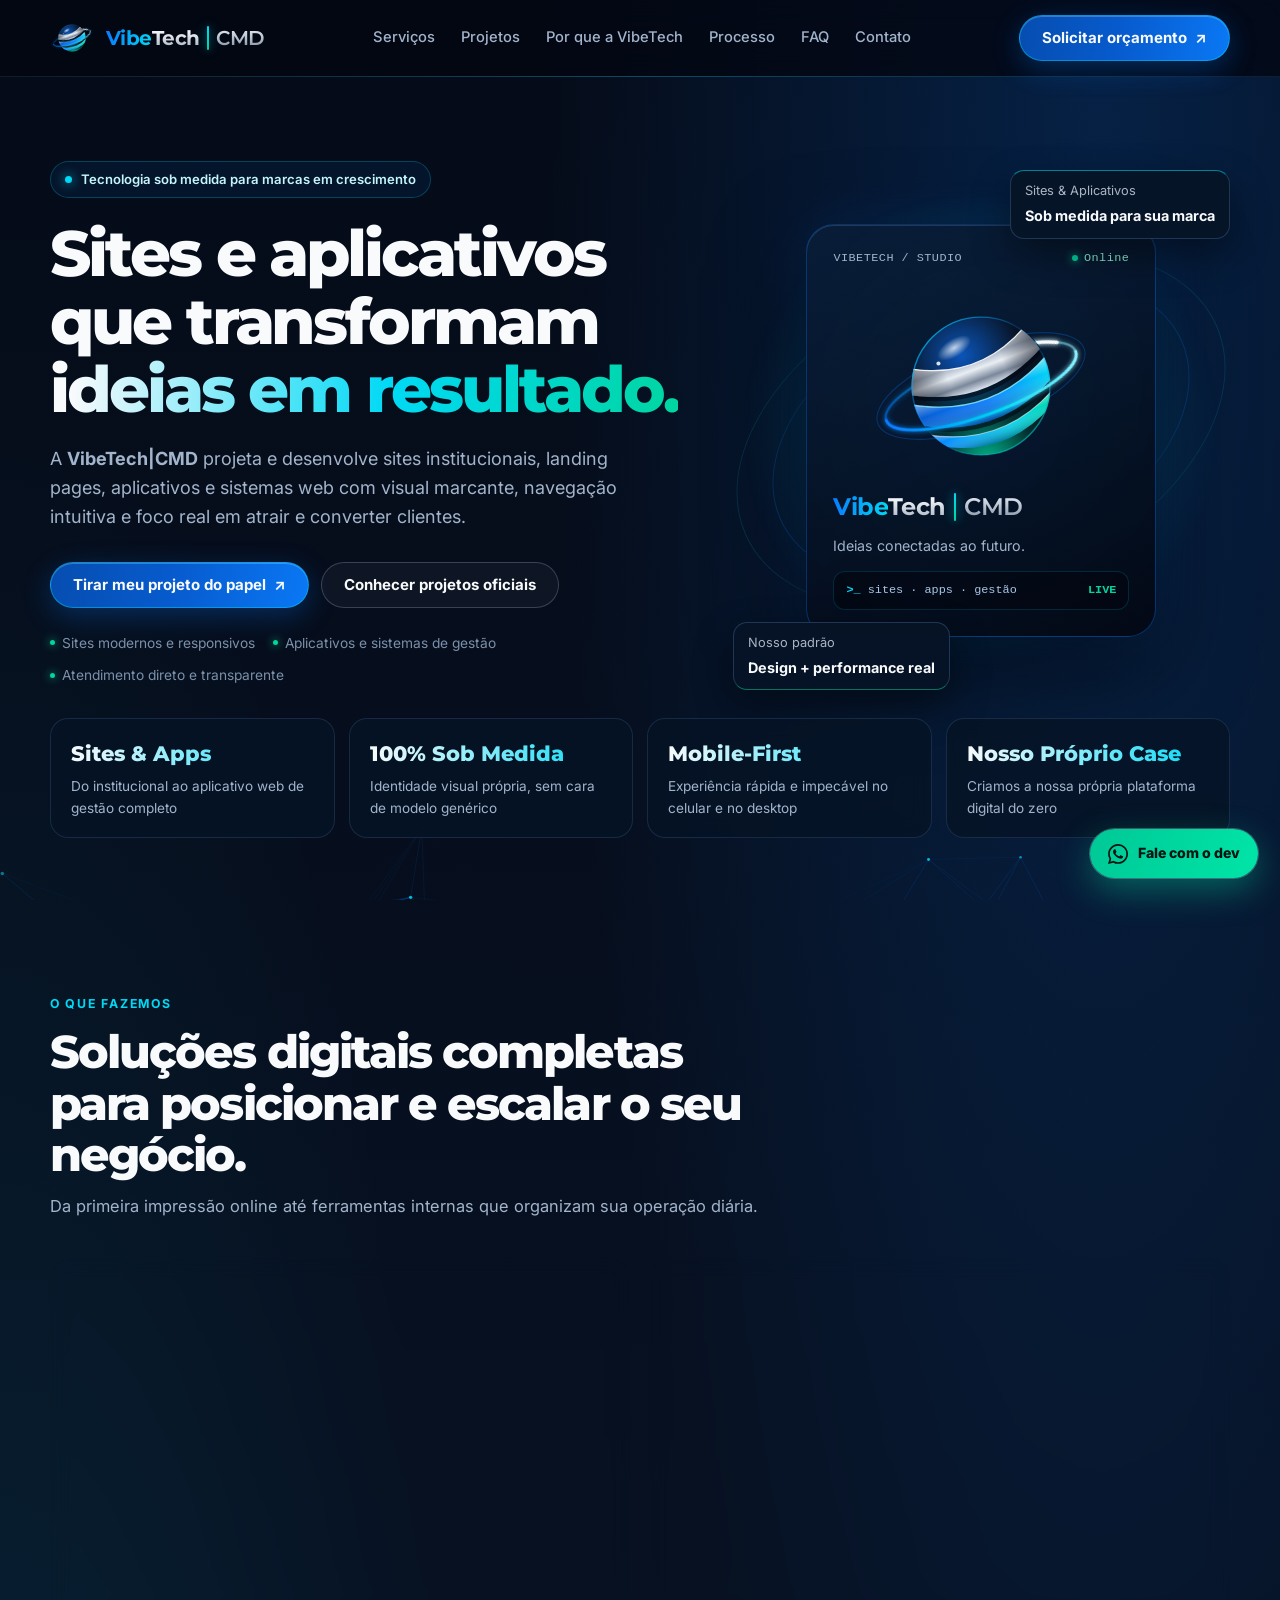
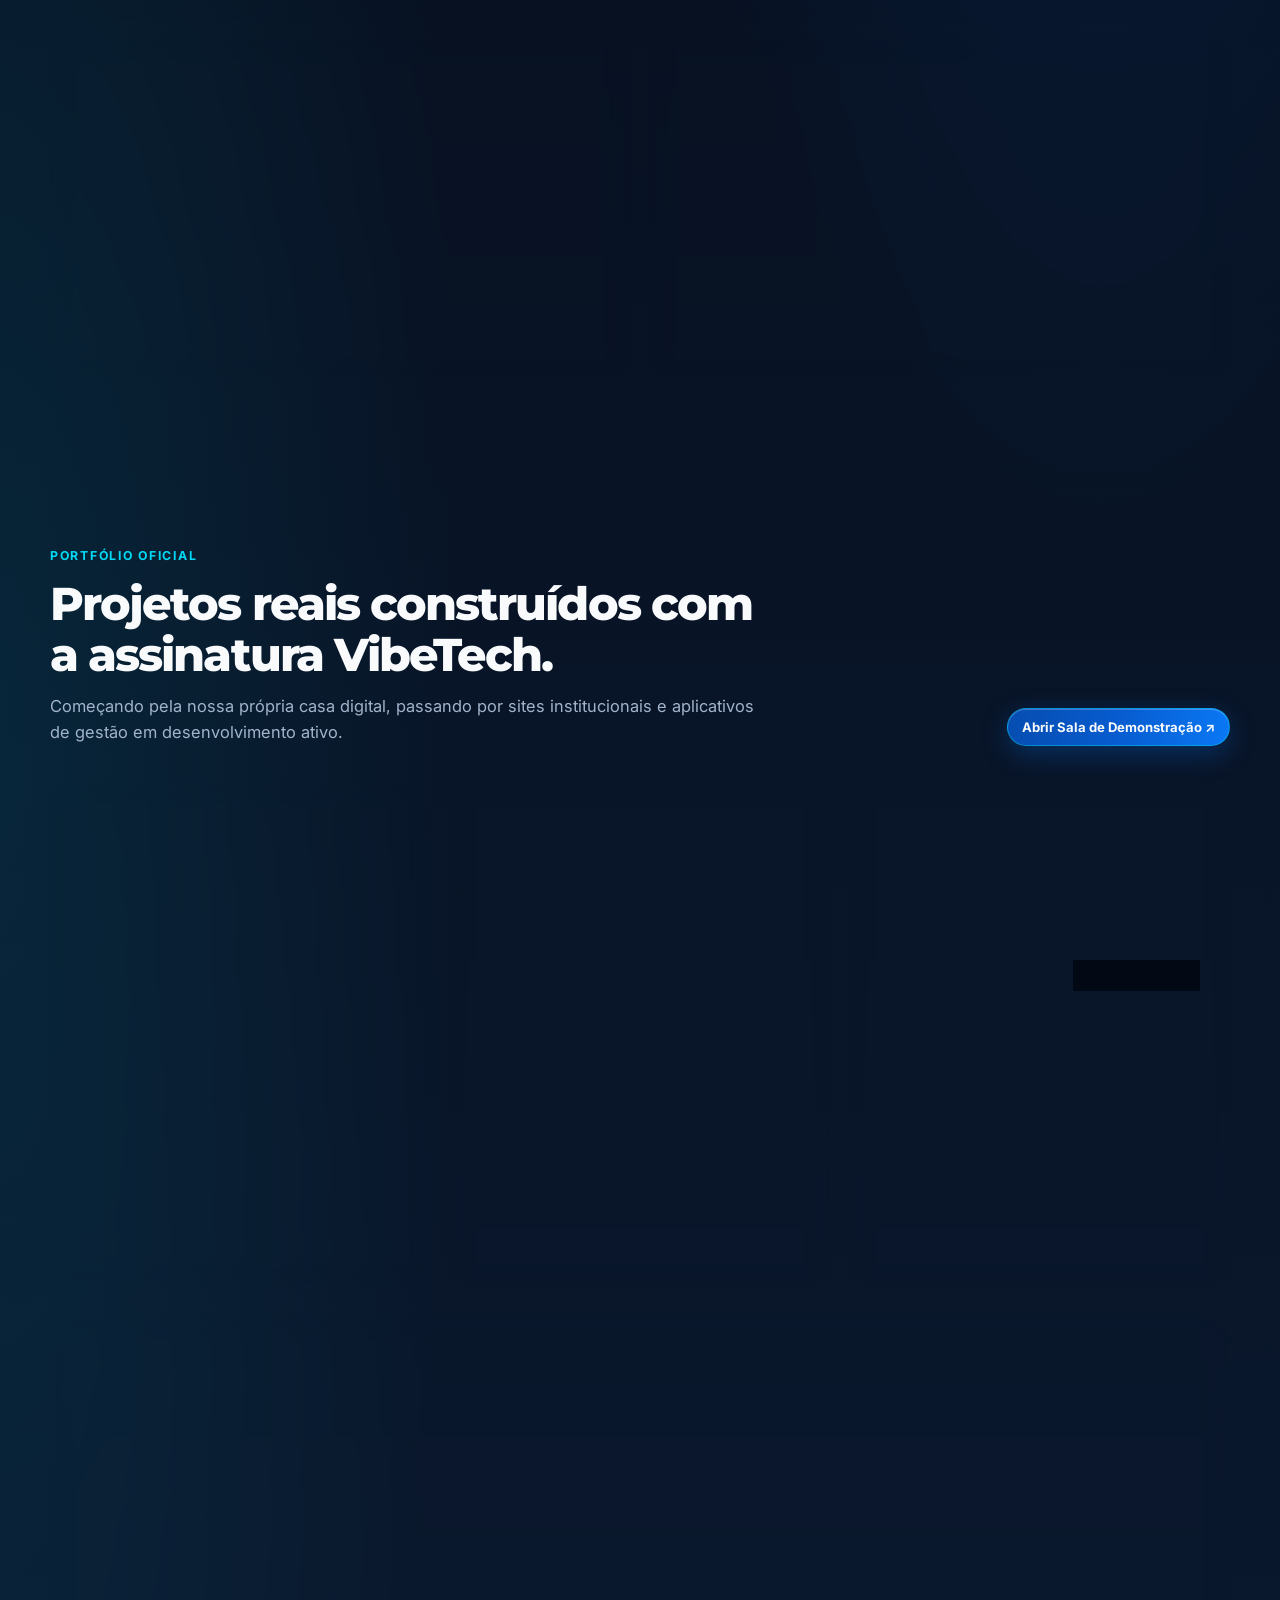
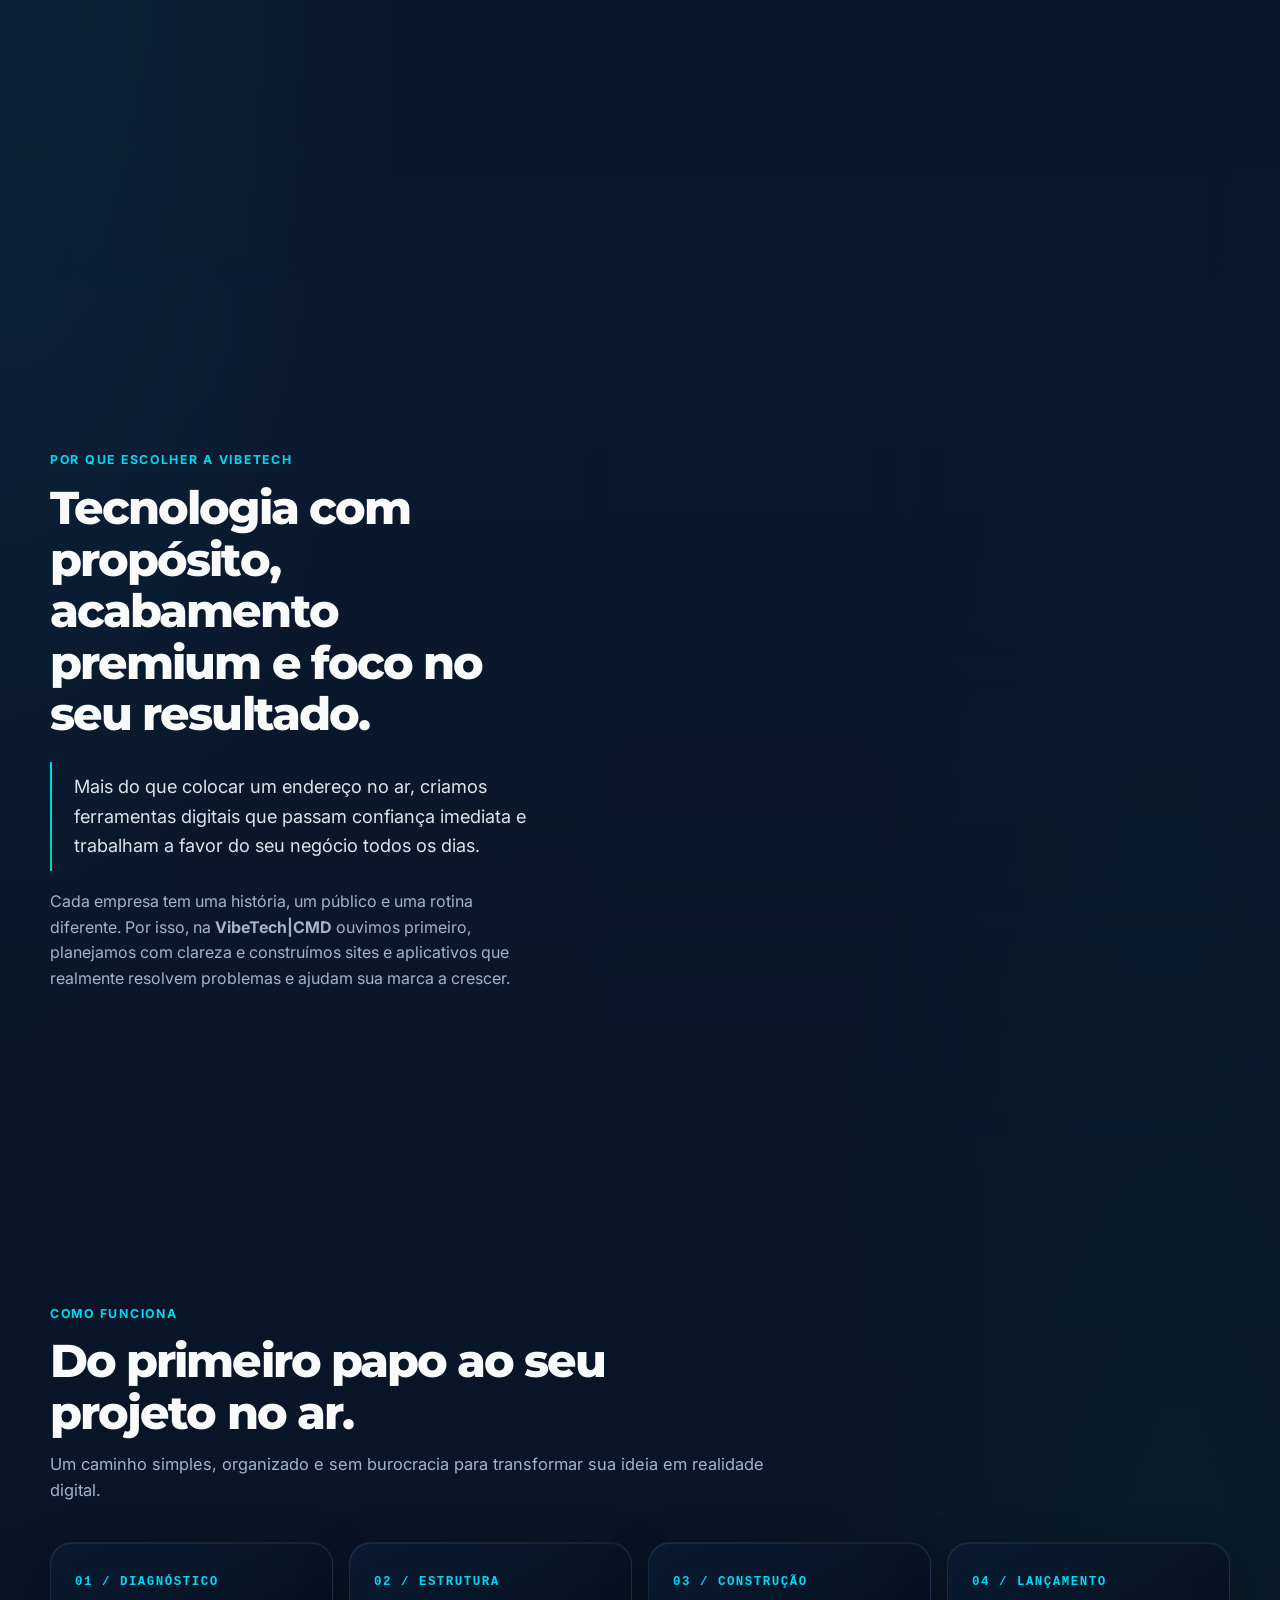
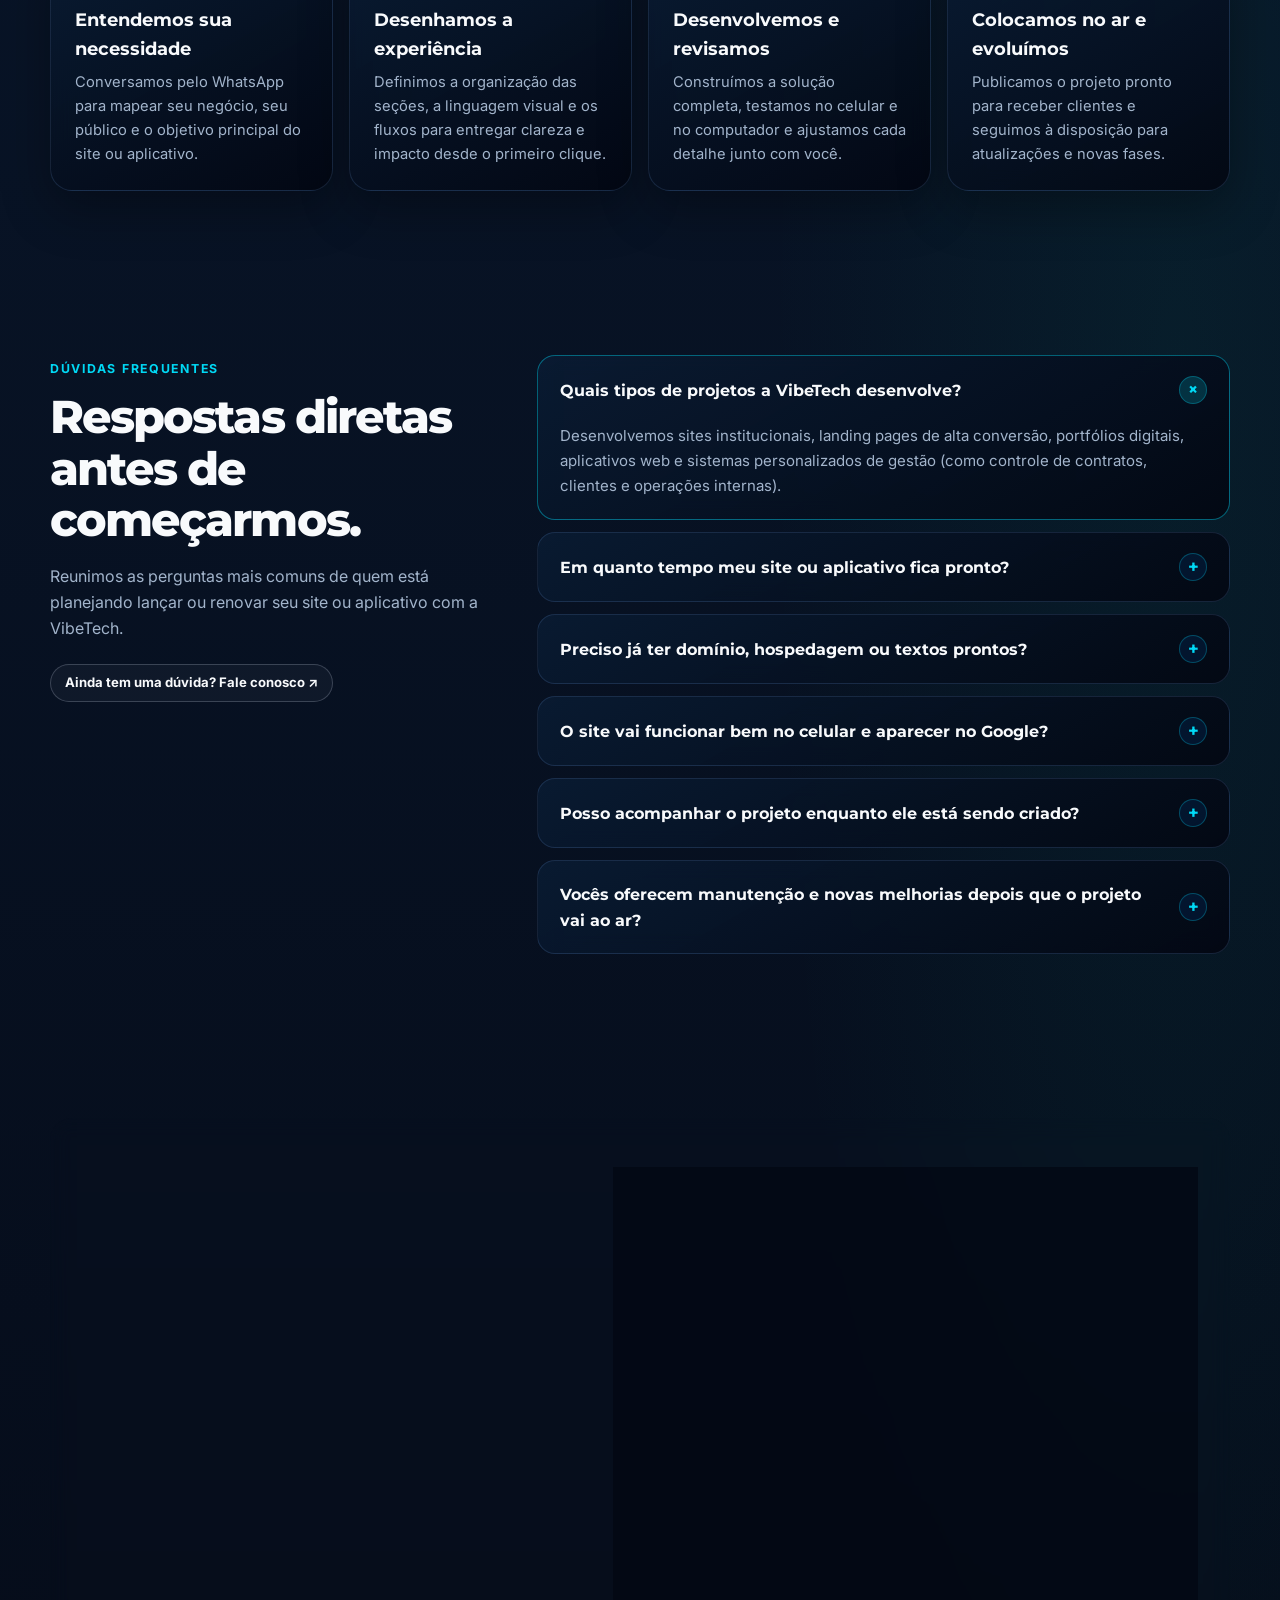
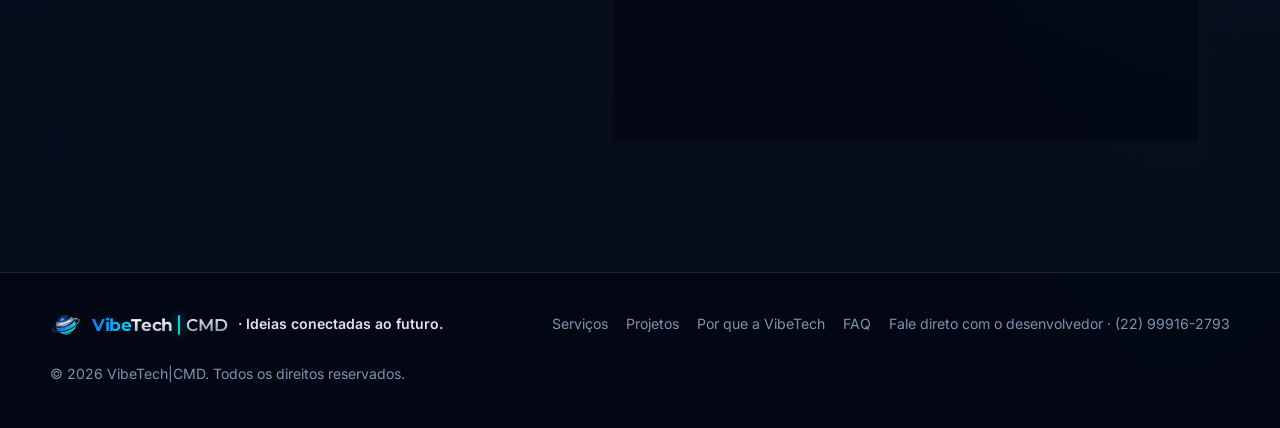
<file: index.html>
<!doctype html>
<html lang="pt-BR">
<head>
  <meta charset="utf-8">
  <meta name="viewport" content="width=device-width, initial-scale=1">
  <meta name="color-scheme" content="dark">
  <meta name="theme-color" content="#050b18">
  <meta name="description" content="VibeTech — Criação de sites profissionais, web design moderno, landing pages e aplicativos web sob medida em Macaé RJ e todo o Brasil. Conheça a VibeTech|CMD.">
  <meta name="keywords" content="VibeTech, VibeTech CMD, VibeTechCMD, Vibe Tech, Vibe Tech CMD, criação de sites, web design, desenvolvimento de sites, landing page profissional, criação de aplicativos, sistemas web sob medida, Macaé RJ">
  <meta name="robots" content="index, follow, max-image-preview:large, max-snippet:-1, max-video-preview:-1">
  <title>VibeTech — Criação de Sites, Web Design e Aplicativos | VibeTech CMD</title>
  <link rel="canonical" href="https://vibetechcmd.com.br/">

  <!-- Favicon oficial VibeTech|CMD (fundo gradiente para destaque no Google Search e abas) -->
  <link rel="icon" type="image/png" sizes="48x48" href="/assets/favicon-48.png">
  <link rel="icon" type="image/png" sizes="192x192" href="/assets/favicon-192.png">
  <link rel="icon" type="image/svg+xml" href="/assets/favicon.svg">
  <link rel="apple-touch-icon" sizes="180x180" href="/assets/apple-touch-icon.png">

  <!-- Open Graph / Compartilhamento social (WhatsApp, LinkedIn, Instagram, X) -->
  <meta property="og:type" content="website">
  <meta property="og:locale" content="pt_BR">
  <meta property="og:url" content="https://vibetechcmd.com.br/">
  <meta property="og:site_name" content="VibeTech">
  <meta property="og:title" content="VibeTech — Criação de Sites, Web Design e Aplicativos">
  <meta property="og:description" content="Desenvolvemos sites modernos, aplicativos web e sistemas sob medida para marcas que querem crescer com autoridade no digital.">
  <meta property="og:image" content="https://vibetechcmd.com.br/assets/VibeTech-banner.png">
  <meta property="og:image:width" content="1200">
  <meta property="og:image:height" content="630">
  <meta property="og:image:alt" content="VibeTech|CMD — Sites, Aplicativos e Soluções Digitais">
  <meta name="twitter:card" content="summary_large_image">
  <meta name="twitter:title" content="VibeTech|CMD — Sites, Aplicativos e Experiências Digitais">
  <meta name="twitter:description" content="Sites modernos, aplicativos sob medida e soluções digitais para impulsionar o seu negócio.">
  <meta name="twitter:image" content="https://vibetechcmd.com.br/assets/VibeTech-banner.png">

  <!-- Dados estruturados para Google Search (JSON-LD: Serviço + Site + FAQ) -->
  <script type="application/ld+json">
    {
      "@context": "https://schema.org",
      "@graph": [
        {
          "@type": "ProfessionalService",
          "@id": "https://vibetechcmd.com.br/#organization",
          "name": "VibeTech",
          "alternateName": ["VibeTech|CMD", "VibeTech CMD", "VibeTechCMD", "Vibe Tech", "Vibe Tech CMD"],
          "url": "https://vibetechcmd.com.br/",
          "logo": "https://vibetechcmd.com.br/assets/favicon-192.png",
          "image": "https://vibetechcmd.com.br/assets/VibeTech-banner.png",
          "description": "VibeTech (VibeTech|CMD): empresa especializada em criação de sites profissionais, web design moderno, landing pages, aplicativos web e soluções digitais sob medida.",
          "telephone": "+55-22-99916-2793",
          "priceRange": "$$",
          "address": {
            "@type": "PostalAddress",
            "addressLocality": "Macaé",
            "addressRegion": "RJ",
            "addressCountry": "BR"
          },
          "serviceType": [
            "Criação de Sites",
            "Web Design",
            "Landing Pages",
            "Desenvolvimento de Aplicativos Web",
            "Sistemas de Gestão sob Medida"
          ],
          "areaServed": [
            { "@type": "City", "name": "Macaé" },
            { "@type": "Country", "name": "Brasil" }
          ],
          "sameAs": [
            "https://github.com/VibeTech-CMD"
          ],
          "contactPoint": {
            "@type": "ContactPoint",
            "telephone": "+55-22-99916-2793",
            "contactType": "sales",
            "availableLanguage": ["Portuguese"]
          }
        },
        {
          "@type": "WebSite",
          "@id": "https://vibetechcmd.com.br/#website",
          "url": "https://vibetechcmd.com.br/",
          "name": "VibeTech",
          "alternateName": ["VibeTech|CMD", "VibeTech CMD", "VibeTechCMD", "Vibe Tech", "Vibe Tech CMD"],
          "inLanguage": "pt-BR",
          "publisher": {
            "@id": "https://vibetechcmd.com.br/#organization"
          }
        },
        {
          "@type": "FAQPage",
          "mainEntity": [
            {
              "@type": "Question",
              "name": "Quais tipos de projetos a VibeTech desenvolve?",
              "acceptedAnswer": {
                "@type": "Answer",
                "text": "Desenvolvemos sites institucionais, landing pages de alta conversão, portfólios digitais, aplicativos web e sistemas personalizados de gestão."
              }
            },
            {
              "@type": "Question",
              "name": "Em quanto tempo meu site ou aplicativo fica pronto?",
              "acceptedAnswer": {
                "@type": "Answer",
                "text": "Landing pages e sites institucionais costumam ficar prontos em poucos dias após o alinhamento do conteúdo, enquanto aplicativos e sistemas sob medida seguem entregas por etapas."
              }
            },
            {
              "@type": "Question",
              "name": "O site vai funcionar bem no celular e aparecer no Google?",
              "acceptedAnswer": {
                "@type": "Answer",
                "text": "Sim. Todos os projetos são construídos com navegação mobile-first, carregamento rápido e boas práticas técnicas de SEO."
              }
            }
          ]
        }
      ]
    }
  </script>

  <link rel="preconnect" href="https://fonts.googleapis.com">
  <link rel="preconnect" href="https://fonts.gstatic.com" crossorigin>
  <link href="https://fonts.googleapis.com/css2?family=Inter:wght@400;500;600;700&family=Montserrat:wght@600;700;800&display=swap" rel="stylesheet">
  <link rel="stylesheet" href="styles/main.css?v=20261127b">

  <!-- Google tag (gtag.js) — Google Analytics 4 -->
  <script async src="https://www.googletagmanager.com/gtag/js?id=G-93015S10D6"></script>
  <script>
    window.dataLayer = window.dataLayer || [];
    function gtag(){dataLayer.push(arguments);}
    gtag('js', new Date());
    if (window.self === window.top) {
      gtag('config', 'G-93015S10D6');
    }
  </script>
</head>
<body>
  <!-- Barra de progresso de leitura -->
  <div class="scroll-progress" id="scroll-progress" aria-hidden="true"></div>

  <!-- ===== Símbolo oficial da marca: esfera 3D tecnológica (SVG reutilizável) ===== -->
  <svg width="0" height="0" style="position:absolute" aria-hidden="true" focusable="false">
    <defs>
      <radialGradient id="vt-base" cx="36%" cy="28%" r="85%">
        <stop offset="0" stop-color="#0B55B8"/><stop offset=".5" stop-color="#071426"/><stop offset="1" stop-color="#030712"/>
      </radialGradient>
      <radialGradient id="vt-teal" cx="55%" cy="105%" r="65%">
        <stop offset="0" stop-color="#00D6A0" stop-opacity=".85"/><stop offset=".55" stop-color="#00D6A0" stop-opacity=".18"/><stop offset="1" stop-color="#00D6A0" stop-opacity="0"/>
      </radialGradient>
      <linearGradient id="vt-silver" x1="0" y1="0" x2="0" y2="1">
        <stop offset="0" stop-color="#F8FAFC"/><stop offset=".3" stop-color="#AAB5C4"/><stop offset=".52" stop-color="#E9EEF4"/><stop offset=".78" stop-color="#7B889B"/><stop offset="1" stop-color="#DCE4ED"/>
      </linearGradient>
      <linearGradient id="vt-side" x1="0" y1="0" x2="1" y2="0">
        <stop offset="0" stop-color="#030712" stop-opacity=".55"/><stop offset=".3" stop-color="#030712" stop-opacity="0"/><stop offset=".7" stop-color="#030712" stop-opacity="0"/><stop offset="1" stop-color="#030712" stop-opacity=".6"/>
      </linearGradient>
      <linearGradient id="vt-blue" x1="0" y1="0" x2="1" y2="0">
        <stop offset="0" stop-color="#075BCE"/><stop offset=".5" stop-color="#087BFF"/><stop offset="1" stop-color="#00D9F5"/>
      </linearGradient>
      <linearGradient id="vt-cyan" x1="0" y1="0" x2="1" y2="0">
        <stop offset="0" stop-color="#087BFF"/><stop offset=".6" stop-color="#00D9F5"/><stop offset="1" stop-color="#00D6A0"/>
      </linearGradient>
      <linearGradient id="vt-sheen" x1="0" y1="0" x2="0" y2="1">
        <stop offset="0" stop-color="#fff" stop-opacity=".5"/><stop offset=".4" stop-color="#fff" stop-opacity="0"/><stop offset="1" stop-color="#030712" stop-opacity=".4"/>
      </linearGradient>
      <linearGradient id="vt-rim" x1="0" y1="0" x2="1" y2="1">
        <stop offset="0" stop-color="#00D9F5" stop-opacity=".95"/><stop offset=".5" stop-color="#087BFF" stop-opacity=".1"/><stop offset="1" stop-color="#00D6A0" stop-opacity=".85"/>
      </linearGradient>
      <linearGradient id="vt-ring" x1="0" y1="0" x2="1" y2="0">
        <stop offset="0" stop-color="#087BFF"/><stop offset=".55" stop-color="#00D9F5"/><stop offset="1" stop-color="#8FF1FF"/>
      </linearGradient>
      <radialGradient id="vt-spec" cx="50%" cy="50%" r="50%">
        <stop offset="0" stop-color="#fff" stop-opacity=".75"/><stop offset="1" stop-color="#fff" stop-opacity="0"/>
      </radialGradient>
      <filter id="vt-glow" x="-30%" y="-60%" width="160%" height="220%">
        <feGaussianBlur stdDeviation="2.4" result="b"/><feMerge><feMergeNode in="b"/><feMergeNode in="SourceGraphic"/></feMerge>
      </filter>
      <clipPath id="vt-clip"><circle cx="100" cy="100" r="62"/></clipPath>
      <clipPath id="vt-orbit-clip">
        <path clip-rule="evenodd" d="M-120 -120 H120 V120 H-120 Z M-63 0 A63 63 0 0 1 63 0 Z"/>
      </clipPath>
    </defs>

    <symbol id="vt-sphere" viewBox="0 0 200 200">
      <g transform="translate(100 100) rotate(-20)" fill="none">
        <ellipse cx="0" cy="0" rx="98" ry="36" stroke="#087BFF" stroke-opacity=".28" stroke-width="1"/>
        <path d="M-90 0A90 26 0 0 1 90 0" stroke="url(#vt-ring)" stroke-opacity=".5" stroke-width="2.2" filter="url(#vt-glow)"/>
      </g>

      <g clip-path="url(#vt-clip)">
        <circle cx="100" cy="100" r="62" fill="url(#vt-base)"/>
        <circle cx="100" cy="100" r="62" fill="url(#vt-teal)"/>
        <g transform="translate(100 100) rotate(-20)">
          <g class="vt-bands">
            <path d="M-61 24Q0 58.3 61 24L53 38Q0 67.4 -53 38Z" fill="url(#vt-cyan)"/>
            <path d="M-61 24Q0 58.3 61 24L53 38Q0 67.4 -53 38Z" fill="url(#vt-sheen)"/>
            <path d="M-61 24Q0 58.3 61 24" stroke="#fff" stroke-opacity=".55" stroke-width="1" fill="none"/>

            <path d="M-65 -6Q0 31 65 -6L64 14Q0 50.2 -64 14Z" transform="translate(0 4)" fill="#030712" fill-opacity=".6"/>
            <path d="M-65 -6Q0 31 65 -6L64 14Q0 50.2 -64 14Z" fill="url(#vt-blue)"/>
            <path d="M-65 -6Q0 31 65 -6L64 14Q0 50.2 -64 14Z" fill="url(#vt-sheen)"/>
            <path d="M-65 -6Q0 31 65 -6" stroke="#8FF1FF" stroke-opacity=".8" stroke-width="1.2" fill="none"/>

            <path d="M-54 -36Q0 -5.8 54 -36L64 -15Q0 21.1 -64 -15Z" transform="translate(0 4)" fill="#030712" fill-opacity=".6"/>
            <path d="M-54 -36Q0 -5.8 54 -36L64 -15Q0 21.1 -64 -15Z" fill="url(#vt-silver)"/>
            <path d="M-54 -36Q0 -5.8 54 -36L64 -15Q0 21.1 -64 -15Z" fill="url(#vt-side)"/>
            <path d="M-54 -36Q0 -5.8 54 -36" stroke="#fff" stroke-opacity=".9" stroke-width="1.1" fill="none"/>
          </g>
        </g>
        <ellipse cx="76" cy="66" rx="17" ry="8" transform="rotate(-32 76 66)" fill="url(#vt-spec)"/>
        <circle cx="62" cy="80" r="1.8" fill="#fff" fill-opacity=".85"/>
      </g>
      <circle cx="100" cy="100" r="61.5" fill="none" stroke="url(#vt-rim)" stroke-width="1.3"/>

      <g transform="translate(100 100) rotate(-20)" fill="none">
        <path d="M90 0A90 26 0 0 1 -90 0" stroke="url(#vt-ring)" stroke-width="2.6" stroke-linecap="round" filter="url(#vt-glow)"/>
        <path class="vt-spark" pathLength="100" d="M0 -26 A90 26 0 1 1 0 26 A90 26 0 1 1 0 -26" stroke="#F8FAFC" stroke-width="2.9" stroke-linecap="round" filter="url(#vt-glow)" clip-path="url(#vt-orbit-clip)"/>
      </g>
    </symbol>
  </svg>

  <!-- Fundo tecnológico: curvas orbitais e malha sutil -->
  <div class="bg-fx" aria-hidden="true">
    <svg viewBox="0 0 1440 900" preserveAspectRatio="none">
      <defs>
        <linearGradient id="bg-curve" x1="0" y1="0" x2="1" y2="0">
          <stop offset="0" stop-color="#087BFF" stop-opacity="0"/>
          <stop offset=".5" stop-color="#087BFF" stop-opacity=".55"/>
          <stop offset="1" stop-color="#00D6A0" stop-opacity=".5"/>
        </linearGradient>
      </defs>
      <g fill="none" stroke="url(#bg-curve)" stroke-width="1.1">
        <path d="M-60 640C300 800 920 740 1500 360" opacity=".5"/>
        <path d="M-60 700C320 850 940 800 1500 450" opacity=".28"/>
        <path d="M-40 -10C260 140 620 80 940 -50" opacity=".4"/>
      </g>
    </svg>
  </div>

  <!-- Fundo espacial: constelações e estrelas sutis em toda a página -->
  <canvas id="particles" aria-hidden="true"></canvas>

  <a class="skip-link" href="#conteudo">Pular para o conteúdo</a>

  <!-- Cabeçalho fixo -->
  <header class="site-header">
    <div class="container nav">
      <a class="brand" href="#inicio" aria-label="VibeTech CMD, voltar ao início">
        <svg class="brand-mark" viewBox="0 0 200 200" aria-hidden="true"><use href="#vt-sphere"/></svg>
        <span class="wm" aria-hidden="true"><span class="wm-vibe">Vibe</span><span class="wm-tech">Tech</span><span class="wm-sep"></span><span class="wm-cmd">CMD</span></span>
      </a>

      <nav class="nav-links" id="nav-links" aria-label="Navegação principal">
        <a href="#servicos">Serviços</a>
        <a href="#projetos">Projetos</a>
        <a href="#diferenciais">Por que a VibeTech</a>
        <a href="#processo">Processo</a>
        <a href="#faq">FAQ</a>
        <a href="#contato">Contato</a>
      </nav>

      <a class="nav-cta" href="#contato">Solicitar orçamento <span aria-hidden="true">↗</span></a>
      <button class="menu-toggle" id="menu-toggle" type="button" aria-expanded="false" aria-controls="nav-links" aria-label="Abrir menu">☰</button>
    </div>
  </header>

  <main id="conteudo">
    <!-- ==================== HERO ==================== -->
    <section class="hero" id="inicio">
      <div class="container hero-grid">
        <div>
          <div class="eyebrow"><span class="eyebrow-dot"></span> Tecnologia sob medida para marcas em crescimento</div>
          <h1>Sites e aplicativos que transformam <span class="gradient-text">ideias em resultado.</span></h1>
          <p class="hero-copy">A <strong>VibeTech|CMD</strong> projeta e desenvolve sites institucionais, landing pages, aplicativos e sistemas web com visual marcante, navegação intuitiva e foco real em atrair e converter clientes.</p>

          <div class="hero-actions">
            <a class="button button-primary" href="#contato">Tirar meu projeto do papel <span aria-hidden="true">↗</span></a>
            <a class="button button-secondary" href="#projetos">Conhecer projetos oficiais</a>
          </div>

          <ul class="hero-pills" aria-label="Principais entregas">
            <li>Sites modernos e responsivos</li>
            <li>Aplicativos e sistemas de gestão</li>
            <li>Atendimento direto e transparente</li>
          </ul>
        </div>

        <div class="visual" aria-label="Identidade tecnológica da VibeTech CMD">
          <div class="halo" aria-hidden="true"></div>
          <div class="orbit" aria-hidden="true"></div>

          <div class="float-chip chip-one">
            <span>Sites &amp; Aplicativos</span>
            <strong>Sob medida para sua marca</strong>
          </div>

          <div class="core-card">
            <div class="core-top">
              <span>VIBETECH / STUDIO</span>
              <span class="status">Online</span>
            </div>
            <div class="core-symbol" aria-hidden="true">
              <svg viewBox="0 0 200 200"><use href="#vt-sphere"/></svg>
            </div>
            <h2>
              <span class="wm">
                <span class="wm-vibe">Vibe</span><span class="wm-tech">Tech</span><span class="wm-sep"></span><span class="wm-cmd">CMD</span>
              </span>
            </h2>
            <p>Ideias conectadas ao futuro.</p>
            <div class="core-cmd" aria-hidden="true">
              <span><span class="core-cmd-prompt">&gt;_</span> sites · apps · gestão</span>
              <span class="core-cmd-tag">LIVE</span>
            </div>
          </div>

          <div class="float-chip chip-two">
            <span>Nosso padrão</span>
            <strong>Design + performance real</strong>
          </div>
        </div>
      </div>

      <!-- Faixa de autoridade / métricas -->
      <div class="container metrics-bar">
        <div class="metrics-grid">
          <div class="metric-item">
            <strong>Sites &amp; Apps</strong>
            <span>Do institucional ao aplicativo web de gestão completo</span>
          </div>
          <div class="metric-item">
            <strong>100% Sob Medida</strong>
            <span>Identidade visual própria, sem cara de modelo genérico</span>
          </div>
          <div class="metric-item">
            <strong>Mobile-First</strong>
            <span>Experiência rápida e impecável no celular e no desktop</span>
          </div>
          <div class="metric-item">
            <strong>Nosso Próprio Case</strong>
            <span>Criamos a nossa própria plataforma digital do zero</span>
          </div>
        </div>
      </div>
    </section>

    <!-- ==================== SERVIÇOS ==================== -->
    <section id="servicos">
      <div class="container">
        <div class="section-heading reveal">
          <span class="kicker">O que fazemos</span>
          <h2 class="section-title">Soluções digitais completas para posicionar e escalar o seu negócio.</h2>
          <p>Da primeira impressão online até ferramentas internas que organizam sua operação diária.</p>
        </div>

        <div class="services-grid">
          <article class="card-surface service-card reveal">
            <div class="service-head">
              <div class="service-icon" aria-hidden="true">
                <svg viewBox="0 0 24 24"><rect x="3" y="4" width="18" height="16" rx="2.5"/><path d="M3 9h18"/><path d="m10 13-2 2 2 2M14 13l2 2-2 2"/></svg>
              </div>
              <span class="service-badge">Presença &amp; Conversão</span>
            </div>
            <h3>Sites Institucionais e Landing Pages</h3>
            <p>Páginas rápidas, elegantes e estrategicamente estruturadas para apresentar sua empresa, fortalecer sua autoridade e gerar contatos qualificados.</p>
            <ul class="service-list">
              <li>Layout exclusivo alinhado à sua marca</li>
              <li>Estrutura preparada para o Google (SEO)</li>
              <li>Integração direta com WhatsApp e canais de venda</li>
            </ul>
          </article>

          <article class="card-surface service-card reveal">
            <div class="service-head">
              <div class="service-icon" aria-hidden="true">
                <svg viewBox="0 0 24 24"><rect x="4" y="3" width="16" height="18" rx="3"/><path d="M9 7h6"/><path d="M8 11h8"/><path d="M8 15h5"/></svg>
              </div>
              <span class="service-badge">Operação &amp; Controle</span>
            </div>
            <h3>Aplicativos e Sistemas Web sob Medida</h3>
            <p>Desenvolvemos aplicativos e painéis de gestão personalizados para organizar contratos, atendimentos, cronogramas e processos da sua equipe.</p>
            <ul class="service-list">
              <li>Painéis práticos acessíveis de qualquer dispositivo</li>
              <li>Fluxos adaptados exatamente à rotina da sua empresa</li>
              <li>Evolução contínua conforme a demanda cresce</li>
            </ul>
          </article>

          <article class="card-surface service-card reveal">
            <div class="service-head">
              <div class="service-icon" aria-hidden="true">
                <svg viewBox="0 0 24 24"><path d="m12 3 9 5-9 5-9-5 9-5Z"/><path d="m3 13 9 5 9-5"/><path d="m3 18 9 5 9-5"/></svg>
              </div>
              <span class="service-badge">Interface &amp; Marca</span>
            </div>
            <h3>Design de Experiência (UI/UX)</h3>
            <p>Hierarquia visual clara, navegação intuitiva e acabamento moderno para que o visitante entenda seu valor em segundos e dê o próximo passo.</p>
            <ul class="service-list">
              <li>Leitura fluida em celulares, tablets e computadores</li>
              <li>Microinterações sutis que elevam a percepção de valor</li>
              <li>Foco total em clareza e facilidade de uso</li>
            </ul>
          </article>

          <article class="card-surface service-card reveal">
            <div class="service-head">
              <div class="service-icon" aria-hidden="true">
                <svg viewBox="0 0 24 24"><circle cx="12" cy="12" r="8"/><path d="M12 8v4l3 2"/><path d="M5 3 2 6M22 6l-3-3"/></svg>
              </div>
              <span class="service-badge">Acompanhamento</span>
            </div>
            <h3>Performance, Publicação e Evolução</h3>
            <p>Cuidamos desde o lançamento no ar até ajustes futuros, novas seções e melhorias contínuas para manter seu projeto sempre atual e seguro.</p>
            <ul class="service-list">
              <li>Carregamento leve e otimizado desde o primeiro acesso</li>
              <li>Suporte próximo para atualizar conteúdos e recursos</li>
              <li>Base organizada pronta para crescer com você</li>
            </ul>
          </article>
        </div>
      </div>
    </section>

    <!-- ==================== PORTFÓLIO & VITRINE PROTEGIDA ==================== -->
    <section id="projetos">
      <div class="container">
        <div class="section-heading-row reveal">
          <div class="section-heading">
            <span class="kicker">Portfólio oficial</span>
            <h2 class="section-title">Projetos reais construídos com a assinatura VibeTech.</h2>
            <p>Começando pela nossa própria casa digital, passando por sites institucionais e aplicativos de gestão em desenvolvimento ativo.</p>
          </div>
          <a class="button button-primary button-sm preview-link" href="preview.html?projeto=vibetech">Abrir Sala de Demonstração ↗</a>
        </div>

        <!-- 3 Projetos Oficiais em destaque -->
        <div class="portfolio-grid">
          <!-- Projeto 1: Site Oficial da própria VibeTech (já publicado — sem marca d'água) -->
          <article class="card-surface project-card reveal">
            <div class="project-preview">
              <div class="mock-frame mock-vibetech" aria-hidden="true">
                <div class="mock-topbar">
                  <span class="mock-dots"><i></i><i></i><i></i></span>
                  <span class="mock-url">vibetech · site oficial</span>
                </div>
                <div class="mock-vt-body">
                  <div>
                    <div class="mock-line sm"></div>
                    <div class="mock-line lg"></div>
                    <div class="mock-line md"></div>
                    <div class="mock-line md"></div>
                  </div>
                  <div class="mock-vt-orb">
                    <svg viewBox="0 0 200 200"><use href="#vt-sphere"/></svg>
                  </div>
                </div>
              </div>
            </div>

            <div class="project-meta">
              <span class="project-tag">Case Próprio</span>
              <span class="project-status">Em produção</span>
            </div>
            <h3>VibeTech|CMD — Site Oficial</h3>
            <p>Criamos a nossa própria plataforma digital do zero. Este site que você está navegando agora é a prova prática do nível de design, velocidade e cuidado que entregamos.</p>
            <div class="project-footer">
              <span class="project-type">Site Institucional · Vitrine</span>
              <a class="button button-primary button-sm preview-link" href="preview.html?projeto=vibetech">Abrir demonstração ↗</a>
            </div>
          </article>

          <!-- Projeto 2: 4Ever Cerimonial Oficial (já publicado — sem marca d'água) -->
          <article class="card-surface project-card reveal">
            <div class="project-preview">
              <div class="mock-frame mock-4ever" aria-hidden="true">
                <div class="mock-topbar">
                  <span class="mock-dots"><i></i><i></i><i></i></span>
                  <span class="mock-url">4ever cerimonial · oficial</span>
                </div>
                <div class="mock-4ever-body">
                  <span class="mock-4ever-crest">4EVER</span>
                  <span class="mock-4ever-sub">Cerimonial &amp; Assessoria</span>
                  <div class="mock-4ever-cards">
                    <span></span><span></span><span></span>
                  </div>
                </div>
              </div>
            </div>

            <div class="project-meta">
              <span class="project-tag">Site Oficial</span>
              <span class="project-status">Em produção</span>
            </div>
            <h3>4Ever Cerimonial — Site Oficial</h3>
            <p>Site institucional desenvolvido para a equipe do 4Ever Cerimonial, com estética sofisticada para apresentar eventos, histórias reais e gerar pedidos de orçamento.</p>
            <div class="project-footer">
              <span class="project-type">Site Institucional · Eventos</span>
              <a class="button button-primary button-sm preview-link" href="preview.html?projeto=4ever-cerimonial">Abrir demonstração ↗</a>
            </div>
          </article>

          <!-- Projeto 3: 4Ever Management Aplicativo (em desenvolvimento — protegido com marca d'água) -->
          <article class="card-surface project-card reveal">
            <div class="project-preview" data-protected="true">
              <div class="mock-frame mock-app" aria-hidden="true">
                <div class="mock-topbar">
                  <span class="mock-dots"><i></i><i></i><i></i></span>
                  <span class="mock-url">4ever management · app</span>
                </div>
                <div class="mock-app-grid">
                  <div class="mock-app-sidebar">
                    <span></span><span></span><span></span><span></span>
                  </div>
                  <div class="mock-app-main">
                    <div class="mock-kpis">
                      <div><b>24</b><small>Eventos</small></div>
                      <div><b>100%</b><small>Contratos</small></div>
                      <div><b>Ativo</b><small>Gestão</small></div>
                    </div>
                    <div class="mock-bars">
                      <i style="height:42%"></i>
                      <i style="height:68%"></i>
                      <i style="height:54%"></i>
                      <i style="height:86%"></i>
                      <i style="height:72%"></i>
                      <i style="height:95%"></i>
                    </div>
                  </div>
                </div>
              </div>
              <div class="watermark-layer" aria-hidden="true"></div>
              <span class="watermark-seal">
                <svg viewBox="0 0 24 24" fill="none" stroke="currentColor" stroke-width="2" aria-hidden="true"><rect x="5" y="11" width="14" height="10" rx="2"/><path d="M8 11V7a4 4 0 0 1 8 0v4"/></svg>
                VibeTech|CMD
              </span>
            </div>

            <div class="project-meta">
              <span class="project-tag">Aplicativo Web</span>
              <span class="project-status is-dev">Em desenvolvimento</span>
            </div>
            <h3>4Ever Management — Aplicativo</h3>
            <p>Aplicativo de gestão sob medida criado para centralizar contratos, serviços e acompanhamento operacional do 4Ever Cerimonial com agilidade e controle.</p>
            <div class="project-footer">
              <span class="project-type">Aplicativo · Gestão Interna</span>
              <a class="button button-primary button-sm preview-link" href="preview.html?projeto=4ever-management">Abrir demonstração ↗</a>
            </div>
          </article>
        </div>

        <!-- Vitrine Dinâmica de Projetos em Desenvolvimento (Protegida com Marca d'água) -->
        <div class="github-showcase reveal" data-protected="true" aria-labelledby="vitrine-github-title">
          <div class="github-showcase-head">
            <div>
              <span class="kicker">Vitrine ao vivo · Em desenvolvimento</span>
              <h3 id="vitrine-github-title">Projetos em desenvolvimento na esteira da VibeTech</h3>
              <p>Acompanhe em tempo real o andamento dos projetos que estamos construindo agora. Por segurança e propriedade intelectual, os detalhes internos ficam restritos e toda prévia permanece protegida pela marca d’água oficial VibeTech|CMD.</p>
            </div>
            <div class="sync-pill">
              <span class="sync-dot" aria-hidden="true"></span>
              <span id="github-sync-label">Carregando vitrine...</span>
            </div>
          </div>

          <div class="github-grid" id="github-showcase-grid" aria-live="polite">
            <!-- Preenchido dinamicamente com fallback seguro -->
          </div>

          <p class="gh-protection-note">
            <svg viewBox="0 0 24 24" fill="none" stroke="currentColor" stroke-width="2" aria-hidden="true"><path d="M12 3l7 4v5c0 5-3.2 8.2-7 9-3.8-.8-7-4-7-9V7l7-4z"/><path d="M9.5 12.2l1.8 1.8 3.4-3.6"/></svg>
            <span>Vitrine protegida com marca d’água oficial <strong>VibeTech|CMD</strong>. Projetos em andamento permanecem protegidos até o lançamento oficial — para demonstração guiada, fale com nossa equipe.</span>
          </p>
        </div>
      </div>
    </section>

    <!-- ==================== POR QUE A VIBETECH ==================== -->
    <section id="diferenciais">
      <div class="container why-grid">
        <div class="reveal">
          <span class="kicker">Por que escolher a VibeTech</span>
          <h2 class="section-title">Tecnologia com propósito, acabamento premium e foco no seu resultado.</h2>
          <div class="why-highlight">
            Mais do que colocar um endereço no ar, criamos ferramentas digitais que passam confiança imediata e trabalham a favor do seu negócio todos os dias.
          </div>
          <p class="why-copy">
            Cada empresa tem uma história, um público e uma rotina diferente. Por isso, na <strong>VibeTech|CMD</strong> ouvimos primeiro, planejamos com clareza e construímos sites e aplicativos que realmente resolvem problemas e ajudam sua marca a crescer.
          </p>
        </div>

        <div class="why-cards">
          <article class="card-surface why-card reveal">
            <span class="why-card-num">01 / EXCLUSIVIDADE</span>
            <h3>Design com identidade própria</h3>
            <p>Criamos interfaces sob medida para a personalidade da sua marca — longe de modelos genéricos e engessados.</p>
          </article>
          <article class="card-surface why-card reveal">
            <span class="why-card-num">02 / VERSATILIDADE</span>
            <h3>Do site ao aplicativo</h3>
            <p>Unimos visão comercial e técnica para entregar tanto páginas de alta conversão quanto sistemas internos de gestão.</p>
          </article>
          <article class="card-surface why-card reveal">
            <span class="why-card-num">03 / AGILIDADE</span>
            <h3>Entregas rápidas e transparentes</h3>
            <p>Você acompanha a evolução do projeto de perto, com alinhamentos objetivos e prazos realistas do início ao lançamento.</p>
          </article>
          <article class="card-surface why-card reveal">
            <span class="why-card-num">04 / CONVERSÃO</span>
            <h3>Pensado para gerar clientes</h3>
            <p>Textos claros, botões estratégicos e navegação intuitiva que conduzem o visitante direto para o seu atendimento.</p>
          </article>
          <article class="card-surface why-card reveal">
            <span class="why-card-num">05 / PERFORMANCE</span>
            <h3>Leve e perfeito no celular</h3>
            <p>A maioria dos acessos acontece pelo smartphone — garantimos carregamento ágil e leitura confortável em qualquer tela.</p>
          </article>
          <article class="card-surface why-card reveal">
            <span class="why-card-num">06 / PARCERIA</span>
            <h3>Evolução contínua</h3>
            <p>Seu projeto nasce preparado para crescer: novas páginas, integrações e recursos entram com facilidade no futuro.</p>
          </article>
        </div>
      </div>
    </section>

    <!-- ==================== PROCESSO ==================== -->
    <section id="processo">
      <div class="container">
        <div class="section-heading reveal">
          <span class="kicker">Como funciona</span>
          <h2 class="section-title">Do primeiro papo ao seu projeto no ar.</h2>
          <p>Um caminho simples, organizado e sem burocracia para transformar sua ideia em realidade digital.</p>
        </div>

        <div class="process-grid">
          <article class="card-surface step-card reveal">
            <span class="step-number">01 / DIAGNÓSTICO</span>
            <h3>Entendemos sua necessidade</h3>
            <p>Conversamos pelo WhatsApp para mapear seu negócio, seu público e o objetivo principal do site ou aplicativo.</p>
          </article>
          <article class="card-surface step-card reveal">
            <span class="step-number">02 / ESTRUTURA</span>
            <h3>Desenhamos a experiência</h3>
            <p>Definimos a organização das seções, a linguagem visual e os fluxos para entregar clareza e impacto desde o primeiro clique.</p>
          </article>
          <article class="card-surface step-card reveal">
            <span class="step-number">03 / CONSTRUÇÃO</span>
            <h3>Desenvolvemos e revisamos</h3>
            <p>Construímos a solução completa, testamos no celular e no computador e ajustamos cada detalhe junto com você.</p>
          </article>
          <article class="card-surface step-card reveal">
            <span class="step-number">04 / LANÇAMENTO</span>
            <h3>Colocamos no ar e evoluímos</h3>
            <p>Publicamos o projeto pronto para receber clientes e seguimos à disposição para atualizações e novas fases.</p>
          </article>
        </div>
      </div>
    </section>

    <!-- ==================== FAQ ==================== -->
    <section id="faq">
      <div class="container faq-wrap">
        <div class="reveal">
          <span class="kicker">Dúvidas frequentes</span>
          <h2 class="section-title">Respostas diretas antes de começarmos.</h2>
          <p class="why-copy">Reunimos as perguntas mais comuns de quem está planejando lançar ou renovar seu site ou aplicativo com a VibeTech.</p>
          <div style="margin-top: 22px;">
            <a class="button button-secondary button-sm" href="#contato">Ainda tem uma dúvida? Fale conosco ↗</a>
          </div>
        </div>

        <div class="faq-list reveal">
          <details class="faq-item" open>
            <summary>
              <span>Quais tipos de projetos a VibeTech desenvolve?</span>
              <span class="faq-plus" aria-hidden="true">+</span>
            </summary>
            <div class="faq-answer">
              Desenvolvemos sites institucionais, landing pages de alta conversão, portfólios digitais, aplicativos web e sistemas personalizados de gestão (como controle de contratos, clientes e operações internas).
            </div>
          </details>

          <details class="faq-item">
            <summary>
              <span>Em quanto tempo meu site ou aplicativo fica pronto?</span>
              <span class="faq-plus" aria-hidden="true">+</span>
            </summary>
            <div class="faq-answer">
              O prazo varia conforme a complexidade de cada projeto. Landing pages e sites institucionais costumam ficar prontos em poucos dias após o alinhamento do conteúdo, enquanto aplicativos e sistemas sob medida seguem entregas por etapas para você acompanhar tudo de perto.
            </div>
          </details>

          <details class="faq-item">
            <summary>
              <span>Preciso já ter domínio, hospedagem ou textos prontos?</span>
              <span class="faq-plus" aria-hidden="true">+</span>
            </summary>
            <div class="faq-answer">
              Não! Se você ainda estiver começando do zero, orientamos a escolha do domínio, organizamos a publicação do site e ajudamos a estruturar os textos para comunicar seu serviço de forma profissional e clara.
            </div>
          </details>

          <details class="faq-item">
            <summary>
              <span>O site vai funcionar bem no celular e aparecer no Google?</span>
              <span class="faq-plus" aria-hidden="true">+</span>
            </summary>
            <div class="faq-answer">
              Sim. Todos os projetos são construídos com foco em navegação mobile, carregamento rápido e boas práticas técnicas de SEO (títulos, descrições, estrutura semântica e pré-visualização otimizada para compartilhamento no WhatsApp e redes sociais).
            </div>
          </details>

          <details class="faq-item">
            <summary>
              <span>Posso acompanhar o projeto enquanto ele está sendo criado?</span>
              <span class="faq-plus" aria-hidden="true">+</span>
            </summary>
            <div class="faq-answer">
              Com certeza. Trabalhamos com comunicação direta e apresentamos prévia guiada em cada etapa importante para validar visual, textos e funcionalidades antes do lançamento oficial.
            </div>
          </details>

          <details class="faq-item">
            <summary>
              <span>Vocês oferecem manutenção e novas melhorias depois que o projeto vai ao ar?</span>
              <span class="faq-plus" aria-hidden="true">+</span>
            </summary>
            <div class="faq-answer">
              Sim! Nossos projetos são organizados para facilitar atualizações futuras — seja adicionar novos cases ao portfólio, criar novas páginas, integrar ferramentas ou evoluir funcionalidades do seu aplicativo.
            </div>
          </details>
        </div>
      </div>
    </section>

    <!-- ==================== CONTATO + MINI-BRIEFING ==================== -->
    <section id="contato">
      <div class="container">
        <div class="card-surface contact-panel reveal">
          <div class="contact-info">
            <span class="kicker">Vamos começar</span>
            <h2>Sua próxima ideia pode sair do papel hoje.</h2>
            <p>Preencha o resumo rápido ao lado para enviar seu pedido organizado direto no WhatsApp do desenvolvedor — ou, se preferir, chame agora mesmo para batermos um papo.</p>

            <div class="direct-channel">
              <span class="direct-channel-label">Fale direto com o desenvolvedor · WhatsApp</span>
              <span class="direct-channel-number">(22) 99916-2793</span>
              <span class="direct-channel-note">Atendimento humano direto no WhatsApp pessoal do desenvolvedor da VibeTech — sem robôs e com resposta rápida para orçamentos e demonstrações.</span>
              <a
                class="button button-whatsapp"
                id="whatsapp-direct-link"
                href="https://wa.me/5522999162793?text=Ol%C3%A1%2C%20VibeTech!%20Quero%20conversar%20sobre%20um%20projeto."
                target="_blank"
                rel="noopener noreferrer"
              >
                Falar direto com o desenvolvedor <span aria-hidden="true">↗</span>
              </a>
            </div>
          </div>

          <form class="briefing-form" id="briefing-form" aria-label="Resumo rápido do projeto">
            <div>
              <h3>Monte um resumo rápido do seu projeto</h3>
              <p class="briefing-sub">Em menos de 30 segundos, geramos sua mensagem pronta para o WhatsApp.</p>
            </div>

            <div>
              <span class="field-label">O que você deseja criar?</span>
              <input type="hidden" id="brief-type" name="type" value="Site Institucional">
              <div class="type-pills" role="group" aria-label="Tipo de projeto">
                <button type="button" class="type-pill active" data-type="Site Institucional" aria-pressed="true">Site Institucional</button>
                <button type="button" class="type-pill" data-type="Landing Page" aria-pressed="false">Landing Page</button>
                <button type="button" class="type-pill" data-type="Aplicativo / Sistema Web" aria-pressed="false">Aplicativo / Sistema</button>
                <button type="button" class="type-pill" data-type="Reformulação de Site" aria-pressed="false">Reformulação</button>
              </div>
            </div>

            <div class="form-row">
              <div>
                <label class="field-label" for="brief-name">Seu nome</label>
                <input class="form-input" id="brief-name" name="name" type="text" placeholder="Como podemos te chamar?" autocomplete="name">
              </div>
              <div>
                <label class="field-label" for="brief-company">Empresa ou projeto</label>
                <input class="form-input" id="brief-company" name="company" type="text" placeholder="Nome da sua marca">
              </div>
            </div>

            <div>
              <label class="field-label" for="brief-goal">Conte um pouco sobre sua ideia (opcional)</label>
              <textarea class="form-textarea" id="brief-goal" name="goal" placeholder="Ex.: Preciso de um site profissional para apresentar meus serviços e receber contatos no WhatsApp..."></textarea>
            </div>

            <button type="submit" class="button button-primary">
              Enviar resumo direto ao desenvolvedor <span aria-hidden="true">↗</span>
            </button>
            <p class="form-hint">Ao clicar, o WhatsApp abre direto com o desenvolvedor com sua mensagem já organizada.</p>
          </form>
        </div>
      </div>
    </section>
  </main>

  <!-- Rodapé -->
  <footer>
    <div class="container footer-inner">
      <span class="footer-brand">
        <svg class="brand-mark" viewBox="0 0 200 200" aria-hidden="true"><use href="#vt-sphere"/></svg>
        <span class="wm" aria-label="VibeTech CMD"><span class="wm-vibe">Vibe</span><span class="wm-tech">Tech</span><span class="wm-sep"></span><span class="wm-cmd">CMD</span></span>
        <span>· Ideias conectadas ao futuro.</span>
      </span>

      <nav class="footer-links" aria-label="Links do rodapé">
        <a href="#servicos">Serviços</a>
        <a href="#projetos">Projetos</a>
        <a href="#diferenciais">Por que a VibeTech</a>
        <a href="#faq">FAQ</a>
        <a href="https://wa.me/5522999162793?text=Ol%C3%A1%2C%20VibeTech!%20Vim%20pelo%20site%20oficial." target="_blank" rel="noopener noreferrer">Fale direto com o desenvolvedor · (22) 99916-2793</a>
      </nav>

      <span>© <span id="year"></span> VibeTech|CMD. Todos os direitos reservados.</span>
    </div>
  </footer>

  <!-- Botão flutuante WhatsApp -->
  <a
    class="wa-float"
    href="https://wa.me/5522999162793?text=Ol%C3%A1%2C%20VibeTech!%20Quero%20conversar%20sobre%20um%20site%20ou%20aplicativo."
    target="_blank"
    rel="noopener noreferrer"
    aria-label="Falar direto com o desenvolvedor da VibeTech pelo WhatsApp"
    title="Fale direto com o desenvolvedor no WhatsApp"
  >
    <svg viewBox="0 0 24 24" fill="currentColor" aria-hidden="true">
      <path d="M20.52 3.48A11.86 11.86 0 0 0 12.06 0C5.49 0 .14 5.35.14 11.92c0 2.1.55 4.15 1.59 5.96L0 24l6.29-1.65a11.86 11.86 0 0 0 5.77 1.47h.01c6.57 0 11.92-5.35 11.92-11.92 0-3.18-1.24-6.17-3.47-8.42Zm-8.46 18.33h-.01a9.89 9.89 0 0 1-5.04-1.38l-.36-.21-3.73.98.99-3.64-.24-.37a9.87 9.87 0 0 1-1.52-5.27c0-5.46 4.44-9.9 9.91-9.9 2.65 0 5.13 1.03 7 2.9a9.83 9.83 0 0 1 2.9 7c0 5.46-4.44 9.89-9.9 9.89Zm5.43-7.42c-.3-.15-1.76-.87-2.03-.97-.27-.1-.47-.15-.67.15-.2.3-.77.97-.94 1.17-.17.2-.35.22-.65.07-.3-.15-1.26-.46-2.4-1.48-.89-.79-1.49-1.77-1.66-2.07-.17-.3-.02-.46.13-.61.13-.13.3-.35.45-.52.15-.17.2-.3.3-.5.1-.2.05-.37-.02-.52-.07-.15-.67-1.61-.92-2.21-.24-.58-.49-.5-.67-.51h-.57c-.2 0-.52.07-.8.37-.27.3-1.04 1.02-1.04 2.48 0 1.46 1.07 2.88 1.22 3.08.15.2 2.1 3.21 5.09 4.5.71.31 1.27.49 1.7.63.71.23 1.36.2 1.87.12.57-.09 1.76-.72 2.01-1.41.25-.69.25-1.29.17-1.41-.07-.13-.27-.2-.57-.35Z"/>
    </svg>
    <span>Fale com o dev</span>
  </a>

  <!-- Toast de aviso amigável -->
  <div class="toast" id="vt-toast" role="status" aria-live="polite"></div>

  <script src="scripts/main.js?v=20261127c" defer></script>
</body>
</html>
</file>
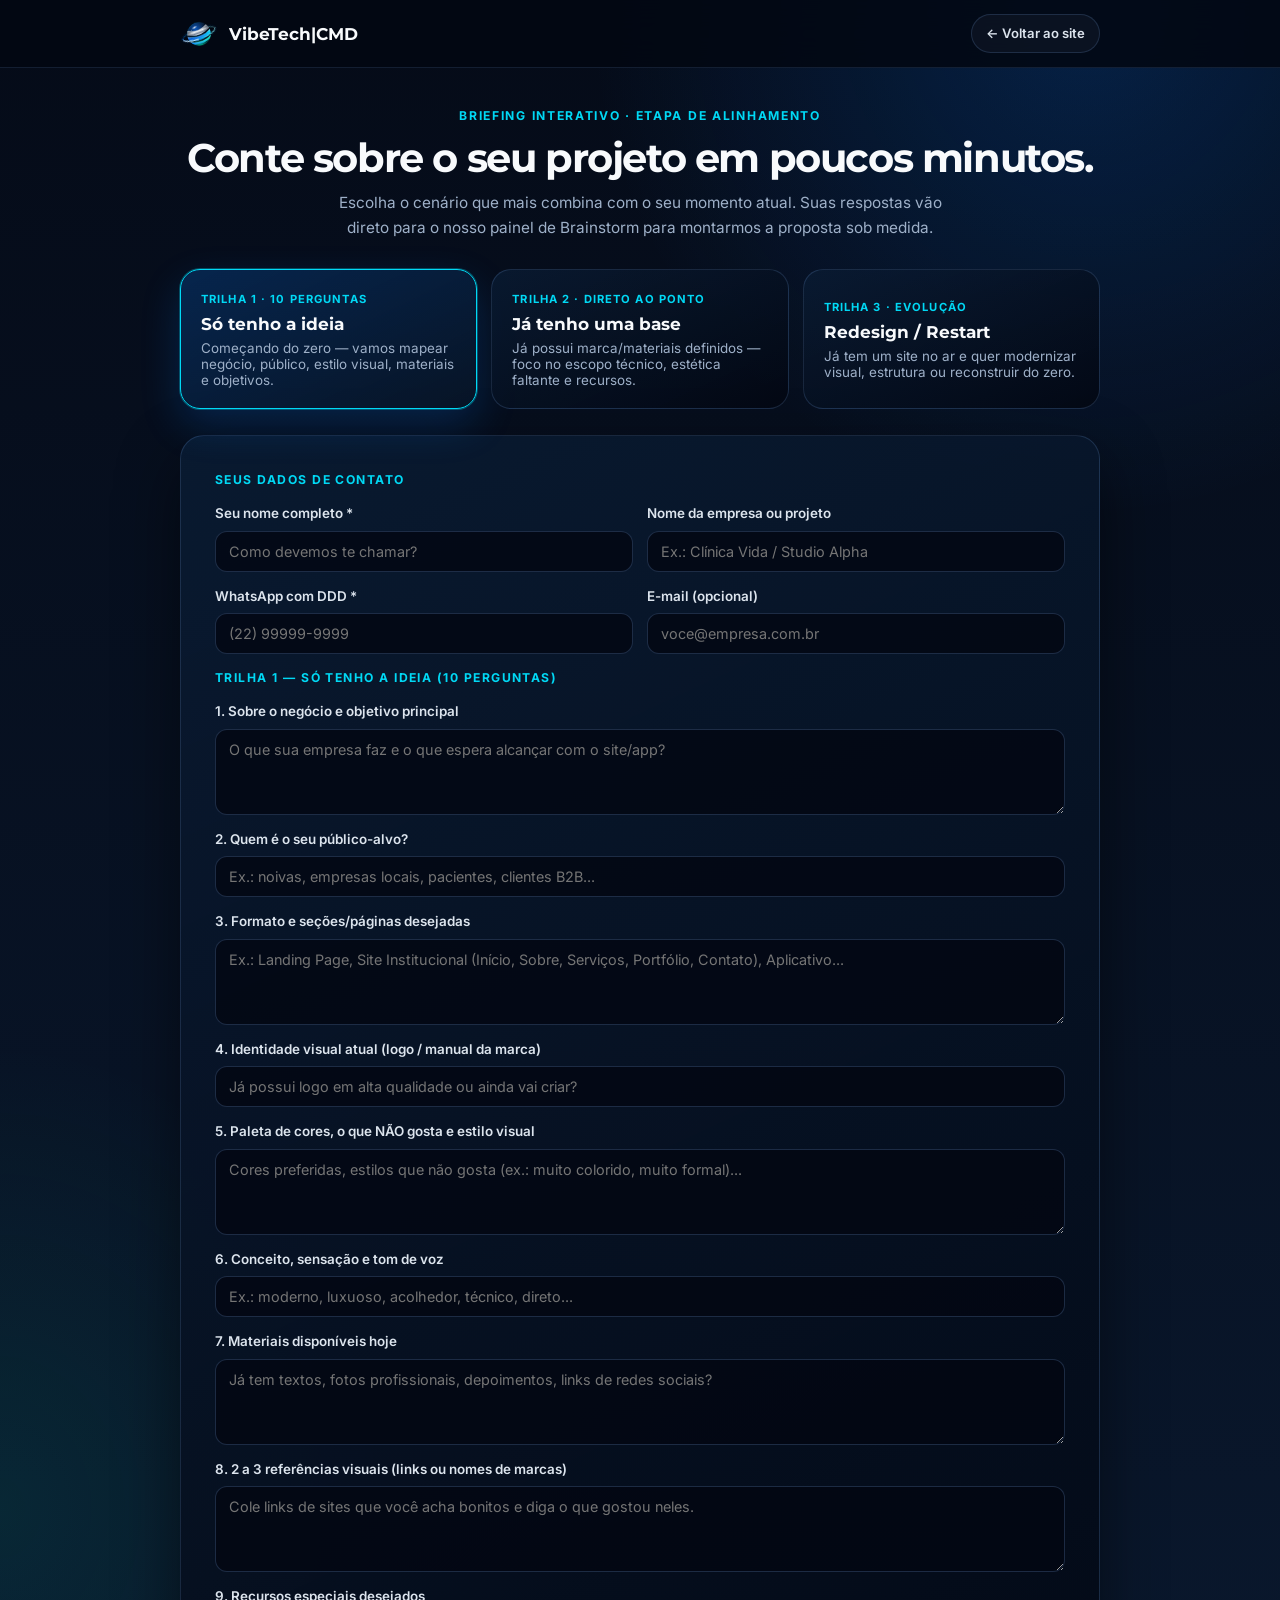
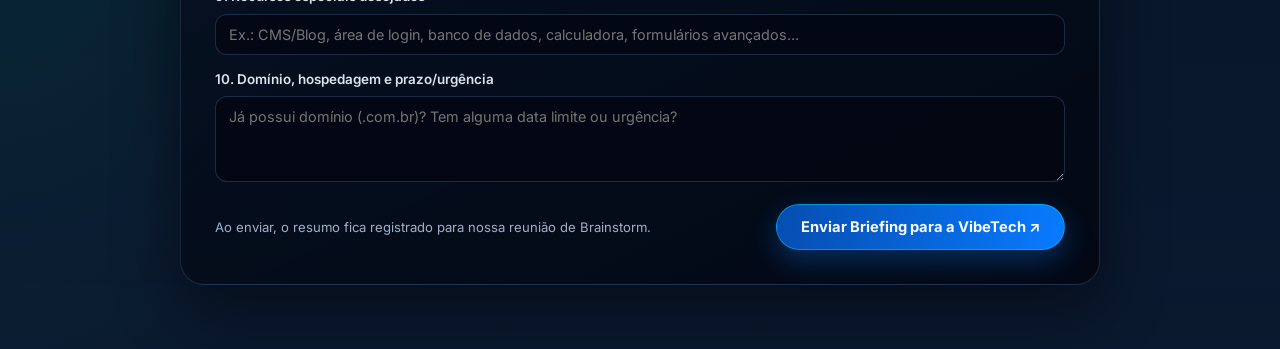
<file: briefing/index.html>
<!doctype html>
<html lang="pt-BR">
<head>
  <meta charset="utf-8">
  <meta name="viewport" content="width=device-width, initial-scale=1">
  <meta name="color-scheme" content="dark">
  <meta name="theme-color" content="#050b18">
  <meta name="robots" content="noindex, follow">
  <title>Briefing Interativo — VibeTech|CMD</title>
  <link rel="icon" type="image/png" sizes="48x48" href="/assets/favicon-48.png">
  <link rel="icon" type="image/svg+xml" href="/assets/favicon.svg">
  <link rel="preconnect" href="https://fonts.googleapis.com">
  <link rel="preconnect" href="https://fonts.gstatic.com" crossorigin>
  <link href="https://fonts.googleapis.com/css2?family=Inter:wght@400;500;600;700&family=Montserrat:wght@600;700;800&display=swap" rel="stylesheet">
  <link rel="stylesheet" href="/briefing/briefing.css">
</head>
<body>
  <header class="top-bar">
    <div class="top-inner">
      <a class="brand" href="/">
        <img src="/assets/vibetech-logo.svg" alt="VibeTech|CMD">
        <strong>VibeTech|CMD</strong>
      </a>
      <a class="back-link" href="/">← Voltar ao site</a>
    </div>
  </header>

  <main class="wrap">
    <div class="hero-head">
      <span class="kicker">Briefing Interativo · Etapa de Alinhamento</span>
      <h1>Conte sobre o seu projeto em poucos minutos.</h1>
      <p>Escolha o cenário que mais combina com o seu momento atual. Suas respostas vão direto para o nosso painel de Brainstorm para montarmos a proposta sob medida.</p>
    </div>

    <!-- Seletor de 3 Trilhas Condicionais -->
    <div class="tracks-grid" id="tracks-grid" role="group" aria-label="Escolha sua trilha de briefing">
      <button type="button" class="track-card active" data-track="ideia">
        <span class="track-tag">Trilha 1 · 10 perguntas</span>
        <h2>Só tenho a ideia</h2>
        <p>Começando do zero — vamos mapear negócio, público, estilo visual, materiais e objetivos.</p>
      </button>
      <button type="button" class="track-card" data-track="base">
        <span class="track-tag">Trilha 2 · Direto ao ponto</span>
        <h2>Já tenho uma base</h2>
        <p>Já possui marca/materiais definidos — foco no escopo técnico, estética faltante e recursos.</p>
      </button>
      <button type="button" class="track-card" data-track="redesign">
        <span class="track-tag">Trilha 3 · Evolução</span>
        <h2>Redesign / Restart</h2>
        <p>Já tem um site no ar e quer modernizar visual, estrutura ou reconstruir do zero.</p>
      </button>
    </div>

    <!-- Formulário Dinâmico -->
    <form class="form-panel" id="briefing-form">
      <div class="group-title">Seus Dados de Contato</div>
      <div class="grid-2">
        <div class="field">
          <label for="b-name">Seu nome completo *</label>
          <input class="input" id="b-name" type="text" required placeholder="Como devemos te chamar?">
        </div>
        <div class="field">
          <label for="b-company">Nome da empresa ou projeto</label>
          <input class="input" id="b-company" type="text" placeholder="Ex.: Clínica Vida / Studio Alpha">
        </div>
      </div>
      <div class="grid-2">
        <div class="field">
          <label for="b-wa">WhatsApp com DDD *</label>
          <input class="input" id="b-wa" type="tel" required placeholder="(22) 99999-9999">
        </div>
        <div class="field">
          <label for="b-email">E-mail (opcional)</label>
          <input class="input" id="b-email" type="email" placeholder="voce@empresa.com.br">
        </div>
      </div>

      <!-- Perguntas dinâmicas por trilha -->
      <div id="dynamic-questions"></div>

      <div class="submit-row">
        <span style="font-size:.82rem;color:#9eb0c8;">Ao enviar, o resumo fica registrado para nossa reunião de Brainstorm.</span>
        <button type="submit" class="btn btn-primary" id="btn-submit-briefing">Enviar Briefing para a VibeTech ↗</button>
      </div>
    </form>

    <!-- Tela de Confirmação + Resumo Estruturado -->
    <section class="form-panel is-hidden" id="briefing-success">
      <span class="kicker">Briefing recebido com sucesso</span>
      <h2 style="margin:0 0 8px;font-family:Montserrat,sans-serif;">Tudo pronto para o nosso Brainstorm!</h2>
      <p style="margin:0;color:#9eb0c8;font-size:.94rem;">Suas respostas foram registradas com segurança no painel da VibeTech|CMD. Abaixo está o resumo estruturado que você também pode enviar direto para o desenvolvedor no WhatsApp:</p>
      <div class="summary-box" id="summary-output"></div>
      <div style="display:flex;gap:10px;flex-wrap:wrap;">
        <a class="btn btn-whatsapp" id="btn-wa-notify" href="#" target="_blank" rel="noopener noreferrer">Avisar desenvolvedor no WhatsApp ↗</a>
        <button type="button" class="btn btn-secondary" id="btn-copy-summary">Copiar resumo</button>
        <a class="btn btn-secondary" href="/">Voltar ao site</a>
      </div>
    </section>
  </main>

  <script src="/briefing/briefing.js" defer></script>
</body>
</html>
</file>
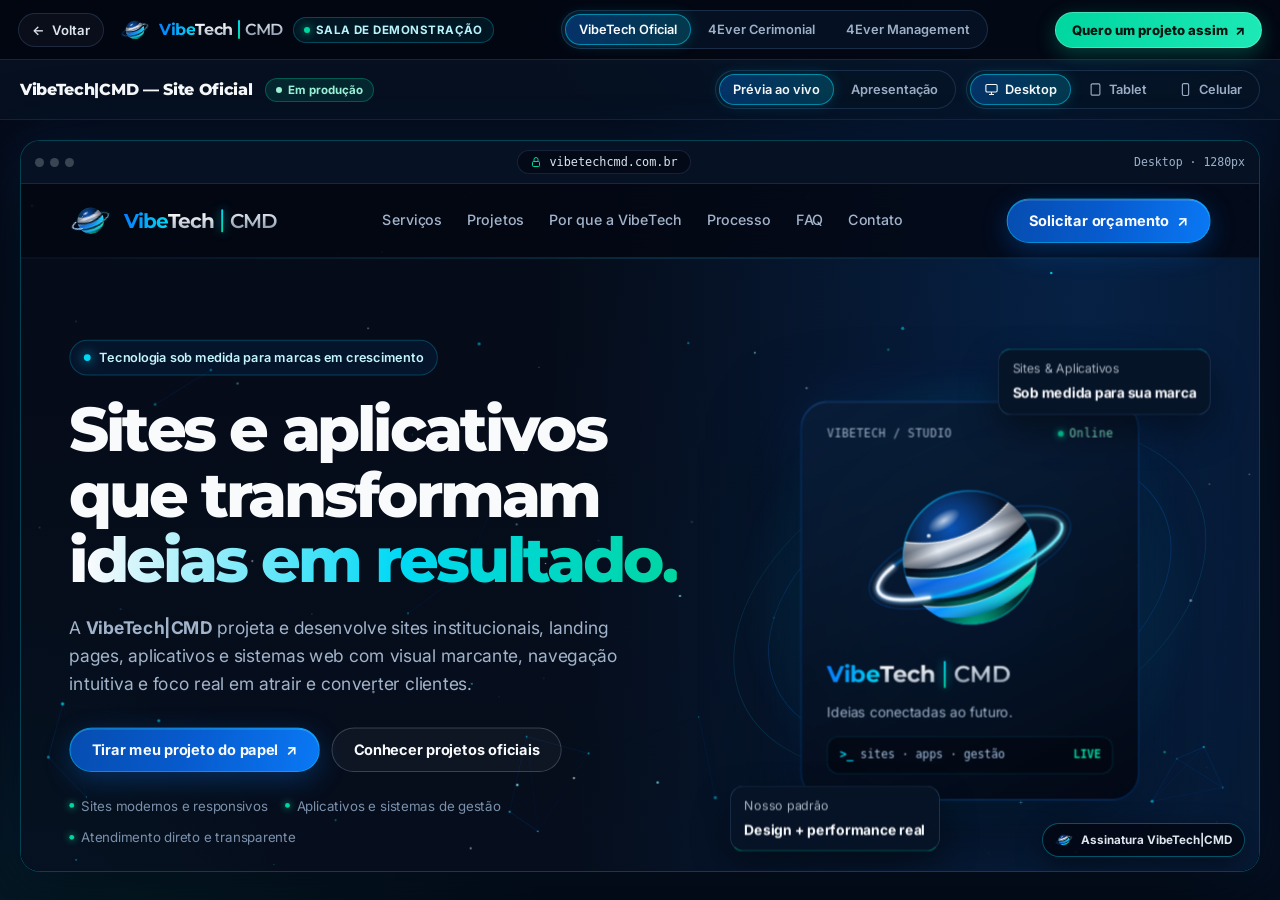
<file: preview.html>
<!doctype html>
<html lang="pt-BR">
<head>
  <meta charset="utf-8">
  <meta name="viewport" content="width=device-width, initial-scale=1">
  <meta name="color-scheme" content="dark">
  <meta name="theme-color" content="#050b18">
  <meta name="description" content="Sala de Demonstração Oficial VibeTech|CMD — Visualize sites e aplicativos desenvolvidos pela nossa equipe em Desktop e Celular.">
  <meta name="robots" content="noindex, follow">
  <title>Sala de Demonstração — VibeTech|CMD</title>
  <link rel="icon" type="image/png" sizes="48x48" href="/assets/favicon-48.png">
  <link rel="icon" type="image/png" sizes="192x192" href="/assets/favicon-192.png">
  <link rel="icon" type="image/svg+xml" href="/assets/favicon.svg">
  <link rel="apple-touch-icon" sizes="180x180" href="/assets/apple-touch-icon.png">

  <link rel="preconnect" href="https://fonts.googleapis.com">
  <link rel="preconnect" href="https://fonts.gstatic.com" crossorigin>
  <link href="https://fonts.googleapis.com/css2?family=Inter:wght@400;500;600;700&family=Montserrat:wght@600;700;800&display=swap" rel="stylesheet">
  <link rel="stylesheet" href="styles/preview.css">

  <!-- Google tag (gtag.js) — Google Analytics 4 -->
  <script async src="https://www.googletagmanager.com/gtag/js?id=G-93015S10D6"></script>
  <script>
    window.dataLayer = window.dataLayer || [];
    function gtag(){dataLayer.push(arguments);}
    gtag('js', new Date());
    gtag('config', 'G-93015S10D6');
  </script>
</head>
<body>
  <div class="studio-shell">
    <!-- ==================== BARRA SUPERIOR OFICIAL VIBETECH|CMD ==================== -->
    <header class="studio-bar">
      <div class="bar-left">
        <a class="back-btn" href="index.html#projetos" aria-label="Voltar para a página inicial da VibeTech">
          <span aria-hidden="true">←</span>
          <span>Voltar</span>
        </a>
        <a class="bar-brand" href="index.html" aria-label="VibeTech CMD">
          <img src="assets/vibetech-logo.svg" alt="" width="30" height="30">
          <span class="wm" aria-hidden="true">
            <span class="wm-vibe">Vibe</span><span class="wm-tech">Tech</span><span class="wm-sep"></span><span class="wm-cmd">CMD</span>
          </span>
        </a>
        <span class="studio-badge">Sala de Demonstração</span>
      </div>

      <div class="bar-center">
        <div class="segmented" role="group" aria-label="Selecionar projeto oficial">
          <button type="button" class="seg-btn active" data-project-id="vibetech" aria-pressed="true">VibeTech Oficial</button>
          <button type="button" class="seg-btn" data-project-id="4ever-cerimonial" aria-pressed="false">4Ever Cerimonial</button>
          <button type="button" class="seg-btn" data-project-id="4ever-management" aria-pressed="false">4Ever Management</button>
        </div>
      </div>

      <div class="bar-right">
        <a
          class="cta-wa"
          id="studio-wa-cta"
          href="https://wa.me/5522999162793?text=Ol%C3%A1%2C%20VibeTech!%20Quero%20um%20projeto%20nesse%20padr%C3%A3o."
          target="_blank"
          rel="noopener noreferrer"
        >
          <span>Quero um projeto assim</span>
          <span aria-hidden="true">↗</span>
        </a>
      </div>
    </header>

    <!-- ==================== SUB-BARRA CONTEXTUAL (MODO + DISPOSITIVO + MARCA D'ÁGUA) ==================== -->
    <div class="project-subbar">
      <div class="project-subbar-info">
        <h1 id="active-project-title">VibeTech|CMD — Site Oficial</h1>
        <span class="status-chip" id="active-project-status">Em produção</span>
      </div>

      <div class="project-subbar-controls">
        <!-- Alternador Híbrido: Prévia ao Vivo vs Apresentação Visual -->
        <div class="segmented" id="mode-switcher" role="group" aria-label="Modo de visualização">
          <button type="button" class="seg-btn active" data-view-mode="live" aria-pressed="true">Prévia ao vivo</button>
          <button type="button" class="seg-btn" data-view-mode="case" aria-pressed="false">Apresentação</button>
        </div>

        <!-- Alternador Desktop / Tablet / Celular -->
        <div class="segmented vp-group" id="vp-switcher" role="group" aria-label="Tamanho da tela">
          <button type="button" class="seg-btn active" data-viewport="desktop" aria-pressed="true" title="Visualizar em Desktop">
            <svg viewBox="0 0 24 24" fill="none" stroke="currentColor" stroke-width="1.8" aria-hidden="true"><rect x="3" y="4" width="18" height="12" rx="2"/><path d="M8 20h8M12 16v4"/></svg>
            <span>Desktop</span>
          </button>
          <button type="button" class="seg-btn" data-viewport="tablet" aria-pressed="false" title="Visualizar em Tablet">
            <svg viewBox="0 0 24 24" fill="none" stroke="currentColor" stroke-width="1.8" aria-hidden="true"><rect x="5" y="3" width="14" height="18" rx="2"/><path d="M12 17h.01"/></svg>
            <span>Tablet</span>
          </button>
          <button type="button" class="seg-btn" data-viewport="mobile" aria-pressed="false" title="Visualizar em Celular">
            <svg viewBox="0 0 24 24" fill="none" stroke="currentColor" stroke-width="1.8" aria-hidden="true"><rect x="7" y="2.5" width="10" height="19" rx="2.2"/><path d="M12 17.5h.01"/></svg>
            <span>Celular</span>
          </button>
        </div>

        <!-- Selo fixo de proteção (aparece apenas para projetos em desenvolvimento, sem opção de desativar) -->
        <span class="protection-pill is-hidden" id="watermark-badge" aria-label="Prévia protegida com marca d'água obrigatória">
          <svg viewBox="0 0 24 24" fill="none" stroke="currentColor" stroke-width="2" aria-hidden="true"><path d="M12 3l7 4v5c0 5-3.2 8.2-7 9-3.8-.8-7-4-7-9V7l7-4z"/><path d="M9.5 12.2l1.8 1.8 3.4-3.6"/></svg>
          <span>Proteção ativa · Marca d’água</span>
        </span>
      </div>
    </div>

    <!-- ==================== PALCO PRINCIPAL ==================== -->
    <main class="studio-stage">
      <!-- MODO 1: PRÉVIA INTERATIVA AO VIVO -->
      <div class="live-wrapper" id="live-wrapper">
        <div class="device-frame" id="device-frame">
          <div class="device-chrome">
            <span class="chrome-dots" aria-hidden="true"><i></i><i></i><i></i></span>
            <span class="chrome-address">
              <svg viewBox="0 0 24 24" fill="none" stroke="currentColor" stroke-width="2" aria-hidden="true"><rect x="5" y="11" width="14" height="10" rx="2"/><path d="M8 11V7a4 4 0 0 1 8 0v4"/></svg>
              <span id="chrome-address-text">vibetechcmd.com.br</span>
            </span>
            <span class="chrome-vp-label" id="chrome-vp-label">Desktop · 100%</span>
          </div>

          <div class="iframe-viewport">
            <iframe id="preview-iframe" title="Prévia interativa VibeTech" loading="eager"></iframe>
            <!-- Marca d'água opcional (pointer-events: none -> não bloqueia navegação) -->
            <div class="live-watermark" id="live-watermark" aria-hidden="true"></div>
            <!-- Selo discreto da assinatura VibeTech|CMD -->
            <div class="corner-signature" aria-hidden="true">
              <img src="assets/vibetech-logo.svg" alt="" width="18" height="18">
              <span>Assinatura VibeTech|CMD</span>
            </div>
          </div>
        </div>
      </div>

      <!-- MODO 2: PÁGINA DE APRESENTAÇÃO VISUAL (ESTUDO DE CASO) -->
      <div class="case-view is-hidden" id="case-view">
        <section class="case-hero">
          <div>
            <span class="case-kicker" id="case-kicker">Apresentação oficial</span>
            <h2 id="case-headline">Projeto desenvolvido pela VibeTech|CMD.</h2>
            <p id="case-description"></p>
            <div class="case-tags" id="case-tags"></div>
            <div class="case-actions">
              <a
                class="cta-wa"
                id="case-wa-cta"
                href="https://wa.me/5522999162793?text=Ol%C3%A1%2C%20VibeTech!"
                target="_blank"
                rel="noopener noreferrer"
              >
                Solicitar demonstração guiada ↗
              </a>
              <button type="button" class="btn-outline is-hidden" id="case-switch-live">
                Abrir prévia interativa ↗
              </button>
            </div>
          </div>

          <!-- Palco Visual do Estudo de Caso (com marca d'água suave opcional) -->
          <div class="case-stage-card">
            <!-- Mockup Editorial: 4Ever Cerimonial -->
            <div class="case-mock-shell theme-4ever" id="mock-case-4ever">
              <div class="e4-header">
                <span class="e4-logo">4EVER</span>
                <span class="e4-nav"><span>Início</span><span>Serviços</span><span>Portfólio</span><span>Contato</span></span>
              </div>
              <div class="e4-hero-box">
                <div>
                  <span class="e4-eyebrow">Cerimonial &amp; Assessoria</span>
                  <h3 class="e4-title">Cada detalhe pensado para um dia inesquecível.</h3>
                  <p class="e4-text">Planejamento completo para casamentos, 15 anos e celebrações marcantes com acompanhamento dedicado.</p>
                  <span class="e4-btn">Solicitar orçamento ↗</span>
                </div>
                <div class="e4-gallery" aria-hidden="true">
                  <div class="e4-tile tall">Cerimônia</div>
                  <div class="e4-tile">15 Anos</div>
                  <div class="e4-tile">Recepção</div>
                </div>
              </div>
            </div>

            <!-- Mockup Painel: 4Ever Management -->
            <div class="case-mock-shell theme-app is-hidden" id="mock-case-app">
              <div class="app-mock-top">
                <strong>4Ever Management · Painel</strong>
                <span class="app-mock-pill">Aplicativo Web</span>
              </div>
              <div class="app-mock-kpis">
                <div class="app-mock-kpi"><strong>Contratos</strong><span>Gestão centralizada</span></div>
                <div class="app-mock-kpi"><strong>Eventos</strong><span>Cronograma ativo</span></div>
                <div class="app-mock-kpi"><strong>Equipe</strong><span>Acesso rápido</span></div>
              </div>
              <div class="app-mock-rows">
                <div class="app-mock-row"><b>Contratos &amp; Pacotes de Serviços</b><span>Organizado</span></div>
                <div class="app-mock-row"><b>Checklist de Cerimonial e Equipe</b><span>Em tempo real</span></div>
                <div class="app-mock-row"><b>Painel Responsivo Desktop + Mobile</b><span>Sob medida</span></div>
              </div>
            </div>

            <!-- Mockup Plataforma: VibeTech Oficial -->
            <div class="case-mock-shell theme-app is-hidden" id="mock-case-vibetech">
              <div class="app-mock-top">
                <strong>VibeTech|CMD · Site Oficial</strong>
                <span class="app-mock-pill">Em produção</span>
              </div>
              <div class="app-mock-kpis">
                <div class="app-mock-kpi"><strong>Design</strong><span>Identidade própria</span></div>
                <div class="app-mock-kpi"><strong>Mobile</strong><span>100% responsivo</span></div>
                <div class="app-mock-kpi"><strong>WhatsApp</strong><span>Mini-briefing</span></div>
              </div>
              <div class="app-mock-rows">
                <div class="app-mock-row"><b>Vitrine de Projetos + Sala de Demonstração</b><span>Ativo</span></div>
                <div class="app-mock-row"><b>SEO Técnico, Open Graph e Performance</b><span>Otimizado</span></div>
                <div class="app-mock-row"><b>Infraestrutura em Nuvem de Alta Velocidade</b><span>Online</span></div>
              </div>
            </div>

            <div class="case-stage-wm" id="case-stage-wm" aria-hidden="true"></div>
            <div class="case-stage-footer" aria-hidden="true">
              <span class="stage-signature">
                <img src="assets/vibetech-logo.svg" alt="" width="18" height="18">
                <span>Assinatura VibeTech|CMD</span>
              </span>
              <span class="stage-label">Apresentação oficial</span>
            </div>
          </div>
        </section>

        <!-- 3 Pilares do Case -->
        <section class="case-grid" id="case-pillars" aria-label="Detalhes do projeto"></section>

        <!-- Faixa final de conversão -->
        <section class="case-banner-cta">
          <div>
            <h3>Quer ver esse projeto em detalhes ou criar algo sob medida para sua marca?</h3>
            <p>Fale direto com o desenvolvedor da VibeTech|CMD pelo WhatsApp (22) 99916-2793.</p>
          </div>
          <a
            class="cta-wa"
            id="case-banner-wa"
            href="https://wa.me/5522999162793?text=Ol%C3%A1%2C%20VibeTech!"
            target="_blank"
            rel="noopener noreferrer"
          >
            Falar direto com o desenvolvedor ↗
          </a>
        </section>
      </div>
    </main>
  </div>

  <script src="scripts/preview.js" defer></script>
</body>
</html>
</file>
<file: styles/main.css>
/* ==========================================================================
   VibeTech|CMD — Stylesheet Oficial
   Identidade visual dark futurista · 100% responsivo · Acessível
   ========================================================================== */

:root {
  color-scheme: dark only;
  /* Paleta oficial VibeTech|CMD — tom mais leve, limpo e imune à inversão do modo escuro */
  --black: #050b18;
  --navy: #0a192f;
  --navy-elevated: #0f223d;
  --blue: #075BCE;
  --electric: #087BFF;
  --cyan: #00D9F5;
  --teal: #00D6A0;
  --steel: #AAB5C4;
  --silver: #DCE4ED;
  --white: #F8FAFC;

  --bg: var(--black);
  --panel: rgba(7, 20, 38, .74);
  --text: var(--white);
  --muted: #a2b4cb;
  --muted-soft: #7b90ab;
  --line: rgba(120, 170, 235, .16);
  --line-strong: rgba(0, 217, 245, .36);
  --radius: 22px;
  --radius-sm: 14px;
  --max: 1180px;
  --font-display: Montserrat, "Segoe UI", system-ui, -apple-system, sans-serif;
  --font-body: Inter, ui-sans-serif, system-ui, -apple-system, BlinkMacSystemFont, "Segoe UI", sans-serif;
  --font-mono: ui-monospace, SFMono-Regular, Menlo, Monaco, Consolas, monospace;
}

* { box-sizing: border-box; }

html {
  scroll-behavior: smooth;
  scroll-padding-top: 88px;
  background: var(--black);
  overflow-x: clip;
}

body {
  margin: 0;
  color: var(--text);
  position: relative;
  overflow-x: clip;
  background:
    radial-gradient(ellipse 62% 45% at 86% 0%, rgba(8, 123, 255, .20), transparent 70%),
    radial-gradient(ellipse 52% 42% at 0% 34%, rgba(0, 217, 245, .09), transparent 70%),
    radial-gradient(ellipse 46% 36% at 92% 76%, rgba(0, 214, 160, .06), transparent 70%),
    linear-gradient(180deg, var(--black) 0%, var(--navy) 52%, var(--black) 100%);
  font-family: var(--font-body);
  line-height: 1.62;
  -webkit-font-smoothing: antialiased;
}

a { color: inherit; text-decoration: none; }
button, a, input, textarea, select { -webkit-tap-highlight-color: transparent; font-family: inherit; }
img, svg { max-width: 100%; }

.container { width: min(var(--max), calc(100% - 40px)); margin-inline: auto; }

.skip-link {
  position: absolute;
  left: -9999px;
  top: 10px;
  background: var(--white);
  color: var(--black);
  font-weight: 700;
  padding: 10px 14px;
  border-radius: 10px;
  z-index: 1000;
}
.skip-link:focus { left: 12px; }

:focus-visible { outline: 3px solid var(--cyan); outline-offset: 3px; }

/* ---------- Barra de progresso de leitura ---------- */
.scroll-progress {
  position: fixed;
  top: 0;
  left: 0;
  width: 0%;
  height: 2.5px;
  z-index: 120;
  pointer-events: none;
  background: linear-gradient(90deg, var(--electric), var(--cyan), var(--teal));
  box-shadow: 0 0 12px rgba(0, 217, 245, .75);
  transition: width .08s linear;
}

/* ---------- Fundo tecnológico e constelações globais ---------- */
.bg-fx { position: fixed; inset: 0; z-index: -1; pointer-events: none; overflow: hidden; }
#particles {
  position: fixed;
  inset: 0;
  width: 100%;
  height: 100%;
  pointer-events: none;
  z-index: 0;
}
main, footer { position: relative; z-index: 1; }
.bg-fx svg { position: absolute; inset: 0; width: 100%; height: 100%; }
.bg-fx::before, .bg-fx::after {
  content: "";
  position: absolute;
  width: 46vw;
  height: 46vh;
  min-width: 280px;
  background-image: radial-gradient(rgba(8, 123, 255, .40) 1px, transparent 1.3px);
  background-size: 16px 16px;
}
.bg-fx::before {
  top: 0;
  left: 0;
  -webkit-mask-image: radial-gradient(ellipse at 0 0, #000, transparent 70%);
  mask-image: radial-gradient(ellipse at 0 0, #000, transparent 70%);
  opacity: .55;
}
.bg-fx::after {
  right: 0;
  bottom: 0;
  -webkit-mask-image: radial-gradient(ellipse at 100% 100%, #000, transparent 70%);
  mask-image: radial-gradient(ellipse at 100% 100%, #000, transparent 70%);
  opacity: .55;
}

/* ---------- Wordmark VibeTech|CMD ---------- */
.wm {
  display: inline-flex;
  align-items: center;
  font-family: var(--font-display);
  font-weight: 700;
  letter-spacing: -.025em;
  line-height: 1;
  white-space: nowrap;
}
.wm > span { -webkit-background-clip: text; background-clip: text; color: transparent; }
.wm-vibe { background-image: linear-gradient(95deg, var(--electric) 0%, var(--cyan) 100%); }
.wm-tech { background-image: linear-gradient(180deg, var(--white) 10%, var(--steel) 100%); }
.wm-sep {
  display: inline-block;
  width: 2px;
  height: 1.18em;
  margin: 0 .34em;
  border-radius: 2px;
  background: linear-gradient(180deg, var(--cyan), var(--teal)) !important;
  color: initial !important;
  box-shadow: 0 0 10px rgba(0, 217, 245, .65), 0 0 18px rgba(0, 214, 160, .3);
}
.wm-cmd {
  background-image: linear-gradient(180deg, var(--silver) 10%, #8794a8 100%);
  font-weight: 600;
  letter-spacing: -.01em;
}

/* ---------- Cabeçalho ---------- */
.site-header {
  position: sticky;
  top: 0;
  z-index: 60;
  border-bottom: 1px solid rgba(120, 170, 235, .12);
  background: rgba(3, 7, 18, .80);
  backdrop-filter: blur(18px);
  -webkit-backdrop-filter: blur(18px);
}
.site-header::after {
  content: "";
  position: absolute;
  left: 0;
  right: 0;
  bottom: -1px;
  height: 1px;
  background: linear-gradient(90deg, transparent, rgba(0, 217, 245, .45), transparent);
  opacity: .55;
}
.nav {
  min-height: 76px;
  display: flex;
  align-items: center;
  justify-content: space-between;
  gap: 20px;
}
.brand { display: inline-flex; align-items: center; gap: 12px; font-size: 1.28rem; }
.brand-mark { width: 44px; height: 44px; flex: none; display: block; }

.nav-links {
  display: flex;
  align-items: center;
  gap: 26px;
  color: var(--muted);
  font-size: .92rem;
  font-weight: 500;
}
.nav-links a { position: relative; transition: color .2s ease; }
.nav-links a::after {
  content: "";
  position: absolute;
  left: 0;
  right: 0;
  bottom: -7px;
  height: 2px;
  border-radius: 2px;
  background: linear-gradient(90deg, var(--electric), var(--cyan));
  transform: scaleX(0);
  transform-origin: left;
  transition: transform .25s ease;
}
.nav-links a:hover,
.nav-links a:focus-visible,
.nav-links a.active { color: var(--white); }
.nav-links a:hover::after,
.nav-links a:focus-visible::after,
.nav-links a.active::after { transform: scaleX(1); }

/* ---------- Botões ---------- */
.nav-cta, .button {
  display: inline-flex;
  justify-content: center;
  align-items: center;
  gap: 8px;
  min-height: 46px;
  padding: 12px 22px;
  border-radius: 999px;
  border: 1px solid transparent;
  font-weight: 700;
  font-size: .94rem;
  text-align: center;
  line-height: 1.3;
  max-width: 100%;
  transition: transform .2s ease, box-shadow .25s ease, border-color .25s ease, background-color .25s ease;
  cursor: pointer;
}
.nav-cta { white-space: nowrap; flex-shrink: 0; }
.button-sm { min-height: 38px; padding: 8px 14px; font-size: .82rem; white-space: nowrap; flex-shrink: 0; }

.nav-cta, .button-primary {
  color: var(--white);
  background: linear-gradient(100deg, #064DB0 0%, var(--blue) 48%, #0A78F5 100%);
  border-color: rgba(0, 217, 245, .45);
  box-shadow: 0 8px 28px rgba(8, 123, 255, .28), inset 0 1px rgba(255, 255, 255, .22);
}
.button-whatsapp {
  color: #031510;
  background: linear-gradient(100deg, #00D6A0 0%, #1DE9B6 100%);
  border-color: rgba(255, 255, 255, .25);
  box-shadow: 0 8px 28px rgba(0, 214, 160, .28), inset 0 1px rgba(255, 255, 255, .35);
}
.button-secondary {
  border-color: rgba(170, 181, 196, .28);
  background: rgba(220, 228, 237, .04);
  color: var(--text);
}

.nav-cta:hover, .button-primary:hover {
  transform: translateY(-2px);
  border-color: var(--cyan);
  box-shadow: 0 0 0 1px rgba(0, 217, 245, .35), 0 12px 38px rgba(8, 123, 255, .5), 0 0 26px rgba(0, 217, 245, .28), inset 0 1px rgba(255, 255, 255, .3);
}
.button-whatsapp:hover {
  transform: translateY(-2px);
  box-shadow: 0 12px 34px rgba(0, 214, 160, .42), inset 0 1px rgba(255, 255, 255, .45);
}
.button-secondary:hover {
  transform: translateY(-2px);
  border-color: rgba(0, 217, 245, .6);
  background: rgba(0, 217, 245, .07);
  box-shadow: 0 0 24px rgba(8, 123, 255, .22);
}

.menu-toggle {
  display: none;
  background: rgba(8, 123, 255, .08);
  color: var(--text);
  border: 1px solid var(--line);
  border-radius: 12px;
  padding: 9px 13px;
  font-size: 1.15rem;
  cursor: pointer;
}

/* ---------- Hero ---------- */
.hero { padding: 84px 0 42px; overflow: hidden; position: relative; }
.hero-grid {
  position: relative;
  z-index: 1;
  display: grid;
  grid-template-columns: 1.12fr .88fr;
  align-items: center;
  gap: 50px;
}

.eyebrow {
  display: inline-flex;
  align-items: center;
  gap: 9px;
  border: 1px solid rgba(0, 217, 245, .24);
  background: rgba(8, 123, 255, .08);
  color: #c2f5fc;
  padding: 7px 14px;
  border-radius: 999px;
  font-size: .82rem;
  font-weight: 600;
}
.eyebrow-dot {
  width: 7px;
  height: 7px;
  border-radius: 50%;
  background: var(--cyan);
  box-shadow: 0 0 12px var(--cyan);
}

h1, h2, h3, h4 { font-family: var(--font-display); }
h1 {
  font-size: clamp(2.4rem, 5vw, 4.25rem);
  font-weight: 800;
  line-height: 1.06;
  letter-spacing: -.048em;
  margin: 22px 0 20px;
  max-width: 760px;
}
.gradient-text {
  background: linear-gradient(95deg, var(--white) 4%, var(--cyan) 54%, var(--teal) 100%);
  -webkit-background-clip: text;
  background-clip: text;
  color: transparent;
}
.hero-copy { max-width: 590px; color: var(--muted); font-size: clamp(1rem, 1.55vw, 1.13rem); margin: 0; }
.hero-actions { display: flex; flex-wrap: wrap; gap: 12px; margin-top: 30px; }

.hero-pills {
  display: flex;
  flex-wrap: wrap;
  gap: 10px 18px;
  margin-top: 24px;
  padding: 0;
  list-style: none;
  color: var(--muted-soft);
  font-size: .86rem;
}
.hero-pills li { display: inline-flex; align-items: center; gap: 7px; }
.hero-pills li::before {
  content: "";
  width: 5px;
  height: 5px;
  border-radius: 50%;
  background: var(--teal);
  box-shadow: 0 0 8px var(--teal);
}

.visual { min-height: 520px; padding: 38px 18px; position: relative; display: grid; place-items: center; }
.halo {
  position: absolute;
  width: 106%;
  aspect-ratio: 1;
  max-width: 500px;
  border-radius: 50%;
  background: radial-gradient(circle, rgba(8, 123, 255, .34) 0%, rgba(0, 217, 245, .11) 38%, transparent 68%);
  animation: halo-pulse 6s ease-in-out infinite alternate;
  pointer-events: none;
}
.orbit {
  position: absolute;
  width: min(94%, 440px);
  aspect-ratio: 1;
  border: 1px solid rgba(8, 123, 255, .26);
  border-radius: 50%;
  transform: rotate(-24deg) scaleY(.62);
}
.orbit::before, .orbit::after {
  content: "";
  position: absolute;
  inset: -9%;
  border: 1px solid rgba(0, 217, 245, .14);
  border-radius: 50%;
}
.orbit::after { inset: 14%; border-color: rgba(0, 214, 160, .16); }

.core-card {
  width: min(100%, 350px);
  padding: 24px 26px 26px;
  position: relative;
  z-index: 2;
  border: 1px solid rgba(8, 123, 255, .34);
  border-radius: 28px;
  background: linear-gradient(155deg, rgba(10, 30, 58, .85), rgba(3, 7, 18, .92));
  box-shadow: 0 30px 90px rgba(0, 0, 0, .58), 0 0 60px rgba(8, 123, 255, .16), inset 0 1px rgba(220, 228, 237, .14);
  -webkit-backdrop-filter: blur(8px);
  backdrop-filter: blur(8px);
}
.core-top {
  display: flex;
  justify-content: space-between;
  align-items: center;
  color: var(--muted);
  font-size: .74rem;
  font-family: var(--font-mono);
  letter-spacing: .04em;
}
.status { display: inline-flex; align-items: center; gap: 6px; color: #8af2d3; }
.status::before {
  content: "";
  width: 6px;
  height: 6px;
  border-radius: 50%;
  background: var(--teal);
  box-shadow: 0 0 8px var(--teal);
}
.core-symbol { height: 210px; display: grid; place-items: center; margin: 6px 0 4px; }
.core-symbol svg { width: 224px; height: 224px; overflow: visible; animation: float 7s ease-in-out infinite alternate; }
.core-card h2 { margin: 0; font-size: 1.5rem; }
.core-card p { margin: 7px 0 0; color: var(--muted); font-size: .89rem; }
.core-cmd {
  margin-top: 14px;
  padding: 9px 12px;
  border-radius: 12px;
  border: 1px solid rgba(0, 217, 245, .16);
  background: rgba(3, 7, 18, .72);
  font-family: var(--font-mono);
  font-size: .74rem;
  color: #a8c7e8;
  display: flex;
  align-items: center;
  justify-content: space-between;
  gap: 8px;
}
.core-cmd-prompt { color: var(--cyan); font-weight: 700; }
.core-cmd-tag { color: var(--teal); font-weight: 600; }

.float-chip {
  position: absolute;
  z-index: 3;
  padding: 10px 14px;
  border: 1px solid rgba(120, 170, 235, .24);
  border-radius: 14px;
  background: rgba(7, 20, 38, .92);
  -webkit-backdrop-filter: blur(10px);
  backdrop-filter: blur(10px);
  box-shadow: 0 16px 38px rgba(0, 0, 0, .42);
  font-size: .8rem;
  color: var(--steel);
}
.float-chip strong { display: block; font-size: .9rem; color: var(--white); margin-top: 2px; }
.chip-one { top: 0; right: 0; border-top-color: rgba(0, 217, 245, .55); }
.chip-two { bottom: 0; left: 0; border-bottom-color: rgba(0, 214, 160, .50); }

/* ---------- Faixa de Métricas ---------- */
.metrics-bar { position: relative; z-index: 1; padding: 18px 0 28px; }
.metrics-grid {
  display: grid;
  grid-template-columns: repeat(4, 1fr);
  gap: 14px;
}
.metric-item {
  padding: 18px 20px;
  border-radius: 18px;
  border: 1px solid var(--line);
  background: rgba(7, 20, 38, .84);
  backdrop-filter: blur(10px);
  -webkit-backdrop-filter: blur(10px);
}
.metric-item strong {
  display: block;
  font-family: var(--font-display);
  font-size: 1.32rem;
  font-weight: 800;
  background: linear-gradient(95deg, var(--white), var(--cyan));
  -webkit-background-clip: text;
  background-clip: text;
  color: transparent;
}
.metric-item span { display: block; margin-top: 4px; font-size: .85rem; color: var(--muted); }

/* ---------- Base de Seções e Cards com Spotlight ---------- */
section { padding: 82px 0; position: relative; }
.section-heading { max-width: 720px; margin-bottom: 38px; }
.section-heading-row {
  display: flex;
  align-items: flex-end;
  justify-content: space-between;
  gap: 24px;
  flex-wrap: wrap;
  margin-bottom: 36px;
}
.section-heading-row .section-heading { margin-bottom: 0; }
.kicker {
  display: inline-block;
  color: var(--cyan);
  text-transform: uppercase;
  letter-spacing: .14em;
  font-size: .77rem;
  font-weight: 700;
}
h2.section-title {
  margin: 10px 0 12px;
  font-size: clamp(1.9rem, 3.6vw, 2.95rem);
  font-weight: 800;
  line-height: 1.12;
  letter-spacing: -.042em;
}
.section-heading p { color: var(--muted); margin: 0; font-size: 1.03rem; }

.card-surface {
  position: relative;
  overflow: hidden;
  border: 1px solid var(--line);
  border-radius: var(--radius);
  background: linear-gradient(150deg, rgba(10, 28, 52, .88), rgba(3, 7, 18, .92));
  backdrop-filter: blur(10px);
  -webkit-backdrop-filter: blur(10px);
  box-shadow: 0 18px 50px rgba(0, 0, 0, .32), inset 0 1px rgba(220, 228, 237, .07);
  transition: transform .25s ease, border-color .25s ease, box-shadow .25s ease;
}
.card-surface::before {
  content: "";
  position: absolute;
  inset: 0;
  pointer-events: none;
  opacity: 0;
  transition: opacity .3s ease;
  background: radial-gradient(360px circle at var(--mx, 50%) var(--my, 50%), rgba(0, 217, 245, .13), transparent 60%);
}
.card-surface:hover::before { opacity: 1; }
.card-surface:hover {
  transform: translateY(-4px);
  border-color: rgba(0, 217, 245, .48);
  box-shadow: 0 24px 62px rgba(8, 123, 255, .20), 0 0 0 1px rgba(0, 217, 245, .12), inset 0 1px rgba(220, 228, 237, .12);
}

/* ---------- Serviços ---------- */
.services-grid { display: grid; grid-template-columns: repeat(2, 1fr); gap: 18px; }
.service-card { padding: 28px; display: flex; flex-direction: column; }
.service-head { display: flex; align-items: center; justify-content: space-between; gap: 14px; }
.service-icon {
  display: grid;
  place-items: center;
  width: 52px;
  height: 52px;
  border-radius: 16px;
  background: linear-gradient(145deg, rgba(8, 123, 255, .22), rgba(0, 217, 245, .08));
  border: 1px solid rgba(0, 217, 245, .28);
  color: var(--cyan);
  box-shadow: 0 0 22px rgba(8, 123, 255, .2);
}
.service-icon svg {
  width: 25px;
  height: 25px;
  fill: none;
  stroke: currentColor;
  stroke-width: 1.7;
  stroke-linecap: round;
  stroke-linejoin: round;
}
.service-badge {
  font-size: .74rem;
  font-weight: 600;
  color: #9aeef8;
  padding: 5px 11px;
  border-radius: 999px;
  border: 1px solid rgba(0, 217, 245, .22);
  background: rgba(0, 217, 245, .06);
}
.service-card h3 { margin: 20px 0 9px; font-size: 1.2rem; letter-spacing: -.02em; }
.service-card p { margin: 0 0 18px; color: var(--muted); font-size: .95rem; }
.service-list {
  margin: auto 0 0;
  padding: 16px 0 0;
  list-style: none;
  border-top: 1px solid rgba(120, 170, 235, .12);
  display: grid;
  gap: 8px;
  font-size: .88rem;
  color: var(--silver);
}
.service-list li { display: flex; align-items: center; gap: 9px; }
.service-list li::before { content: "✓"; color: var(--teal); font-weight: 800; font-size: .86rem; }

/* ---------- Portfólio Oficial + Marca d'água ---------- */
.portfolio-grid { display: grid; grid-template-columns: repeat(3, 1fr); gap: 18px; }
.project-card { display: flex; flex-direction: column; padding: 18px; }

.project-preview {
  position: relative;
  height: 200px;
  border-radius: 15px;
  overflow: hidden;
  border: 1px solid rgba(120, 170, 235, .20);
  background: #040b18;
  margin-bottom: 18px;
  user-select: none;
  -webkit-user-select: none;
}

/* Camada de marca d'água oficial VibeTech|CMD sobre prévias */
.watermark-layer {
  position: absolute;
  inset: 0;
  z-index: 4;
  pointer-events: none;
  background-image: url('../assets/vibetech-watermark.svg');
  background-repeat: repeat;
  background-size: 195px 114px;
  opacity: .92;
}
.watermark-seal {
  position: absolute;
  right: 10px;
  bottom: 10px;
  z-index: 5;
  display: inline-flex;
  align-items: center;
  gap: 6px;
  padding: 5px 10px;
  border-radius: 999px;
  background: rgba(3, 7, 18, .82);
  border: 1px solid rgba(0, 217, 245, .32);
  backdrop-filter: blur(8px);
  font-size: .7rem;
  font-weight: 700;
  color: var(--silver);
  letter-spacing: .03em;
}
.watermark-seal svg { width: 13px; height: 13px; color: var(--cyan); }

/* Miniaturas estilizadas dos 3 projetos oficiais */
.mock-frame {
  position: absolute;
  inset: 0;
  padding: 12px;
  display: flex;
  flex-direction: column;
  gap: 10px;
}
.mock-topbar {
  display: flex;
  align-items: center;
  justify-content: space-between;
  gap: 8px;
}
.mock-dots { display: inline-flex; gap: 5px; }
.mock-dots i { width: 7px; height: 7px; border-radius: 50%; background: rgba(255, 255, 255, .28); display: block; }
.mock-url {
  font-family: var(--font-mono);
  font-size: .64rem;
  padding: 3px 9px;
  border-radius: 999px;
  background: rgba(255, 255, 255, .07);
  color: rgba(248, 250, 252, .74);
}

/* Mockup 1: VibeTech Oficial */
.mock-vibetech {
  background:
    radial-gradient(circle at 80% 30%, rgba(0, 217, 245, .28), transparent 55%),
    radial-gradient(circle at 20% 80%, rgba(8, 123, 255, .25), transparent 55%),
    linear-gradient(150deg, #040a18, #081a34);
}
.mock-vt-body { flex: 1; display: grid; grid-template-columns: 1.2fr .8fr; align-items: center; gap: 10px; padding: 6px; }
.mock-line { height: 7px; border-radius: 99px; background: rgba(220, 228, 237, .22); margin-bottom: 7px; }
.mock-line.lg { height: 12px; width: 92%; background: linear-gradient(90deg, #F8FAFC, #00D9F5); }
.mock-line.md { width: 74%; }
.mock-line.sm { width: 52%; background: rgba(0, 214, 160, .45); }
.mock-vt-orb {
  width: 78px;
  height: 78px;
  margin-inline: auto;
  display: grid;
  place-items: center;
  border-radius: 20px;
  background: rgba(7, 20, 38, .82);
  border: 1px solid rgba(0, 217, 245, .36);
  box-shadow: 0 0 28px rgba(8, 123, 255, .35);
}
.mock-vt-orb svg { width: 58px; height: 58px; }

/* Mockup 2: 4Ever Cerimonial */
.mock-4ever {
  background:
    radial-gradient(circle at 75% 20%, rgba(212, 185, 138, .24), transparent 56%),
    linear-gradient(155deg, #0d211b, #17332a 55%, #0c1915);
}
.mock-4ever-body {
  flex: 1;
  display: flex;
  flex-direction: column;
  justify-content: center;
  align-items: center;
  text-align: center;
  gap: 7px;
  padding: 6px;
}
.mock-4ever-crest {
  font-family: Georgia, "Times New Roman", serif;
  font-size: 1.15rem;
  letter-spacing: .16em;
  color: #e9d5b3;
  font-weight: 700;
}
.mock-4ever-sub {
  font-size: .64rem;
  text-transform: uppercase;
  letter-spacing: .24em;
  color: rgba(233, 213, 179, .72);
}
.mock-4ever-cards { display: grid; grid-template-columns: repeat(3, 1fr); gap: 6px; width: 100%; margin-top: 8px; }
.mock-4ever-cards span {
  height: 36px;
  border-radius: 8px;
  border: 1px solid rgba(233, 213, 179, .26);
  background: linear-gradient(145deg, rgba(233, 213, 179, .14), rgba(13, 33, 27, .65));
}

/* Mockup 3: 4Ever Management App */
.mock-app {
  background:
    radial-gradient(circle at 18% 20%, rgba(0, 214, 160, .20), transparent 55%),
    linear-gradient(155deg, #071321, #0d1f35);
}
.mock-app-grid { flex: 1; display: grid; grid-template-columns: 44px 1fr; gap: 9px; padding-top: 2px; }
.mock-app-sidebar {
  border-radius: 10px;
  background: rgba(255, 255, 255, .05);
  border: 1px solid rgba(120, 170, 235, .14);
  padding: 8px 6px;
  display: flex;
  flex-direction: column;
  gap: 7px;
}
.mock-app-sidebar span { height: 6px; border-radius: 99px; background: rgba(170, 181, 196, .28); }
.mock-app-sidebar span:first-child { background: var(--teal); }
.mock-app-main { display: flex; flex-direction: column; gap: 8px; }
.mock-kpis { display: grid; grid-template-columns: repeat(3, 1fr); gap: 6px; }
.mock-kpis div {
  padding: 7px;
  border-radius: 9px;
  background: rgba(8, 123, 255, .12);
  border: 1px solid rgba(0, 217, 245, .20);
}
.mock-kpis b { display: block; font-size: .74rem; color: var(--white); }
.mock-kpis small { font-size: .58rem; color: var(--cyan); }
.mock-bars {
  flex: 1;
  border-radius: 10px;
  padding: 10px;
  background: rgba(3, 7, 18, .55);
  border: 1px solid rgba(120, 170, 235, .14);
  display: flex;
  align-items: flex-end;
  gap: 7px;
}
.mock-bars i {
  flex: 1;
  border-radius: 4px 4px 2px 2px;
  background: linear-gradient(180deg, var(--cyan), var(--blue));
  display: block;
}

.project-meta { display: flex; align-items: center; justify-content: space-between; gap: 8px; flex-wrap: wrap; }
.project-tag {
  font-size: .74rem;
  font-weight: 700;
  color: var(--cyan);
  text-transform: uppercase;
  letter-spacing: .07em;
}
.project-status {
  display: inline-flex;
  align-items: center;
  gap: 6px;
  font-size: .74rem;
  font-weight: 600;
  color: #9cf5da;
  padding: 4px 10px;
  border-radius: 999px;
  background: rgba(0, 214, 160, .10);
  border: 1px solid rgba(0, 214, 160, .28);
}
.project-status.is-dev {
  color: #b5ebff;
  background: rgba(8, 123, 255, .14);
  border-color: rgba(0, 217, 245, .30);
}
.project-status::before {
  content: "";
  width: 6px;
  height: 6px;
  border-radius: 50%;
  background: currentColor;
}
.project-card h3 { margin: 12px 0 8px; font-size: 1.18rem; letter-spacing: -.02em; }
.project-card p { margin: 0 0 18px; color: var(--muted); font-size: .92rem; }
.project-footer {
  margin-top: auto;
  padding-top: 14px;
  border-top: 1px solid rgba(120, 170, 235, .12);
  display: flex;
  align-items: center;
  justify-content: space-between;
  gap: 10px;
}
.project-type { font-size: .8rem; color: var(--muted-soft); }

/* ---------- Vitrine Dinâmica do GitHub (Protegida com Marca d'água) ---------- */
.github-showcase {
  margin-top: 34px;
  padding: clamp(22px, 3.6vw, 34px);
  border-radius: 26px;
  border: 1px solid rgba(0, 217, 245, .24);
  background: linear-gradient(155deg, rgba(7, 22, 44, .90), rgba(3, 7, 18, .95));
  backdrop-filter: blur(10px);
  -webkit-backdrop-filter: blur(10px);
  box-shadow: 0 24px 64px rgba(0, 0, 0, .42), inset 0 1px rgba(220, 228, 237, .08);
  position: relative;
  overflow: hidden;
  user-select: none;
  -webkit-user-select: none;
}
.github-showcase-head {
  display: flex;
  align-items: flex-start;
  justify-content: space-between;
  gap: 18px;
  flex-wrap: wrap;
  margin-bottom: 24px;
}
.github-showcase-head h3 { margin: 6px 0 6px; font-size: clamp(1.25rem, 2.2vw, 1.65rem); letter-spacing: -.03em; }
.github-showcase-head p { margin: 0; color: var(--muted); font-size: .94rem; max-width: 660px; }

.sync-pill {
  display: inline-flex;
  align-items: center;
  gap: 8px;
  padding: 8px 14px;
  border-radius: 999px;
  border: 1px solid rgba(0, 214, 160, .30);
  background: rgba(0, 214, 160, .09);
  color: #a8f8e1;
  font-size: .8rem;
  font-weight: 600;
  white-space: nowrap;
}
.sync-dot {
  width: 8px;
  height: 8px;
  border-radius: 50%;
  background: var(--teal);
  box-shadow: 0 0 10px var(--teal);
  animation: pulse-dot 2s ease-in-out infinite;
}

.github-grid {
  display: grid;
  grid-template-columns: repeat(auto-fit, minmax(300px, 1fr));
  gap: 16px;
}

.gh-card {
  position: relative;
  overflow: hidden;
  border-radius: 18px;
  border: 1px solid rgba(120, 170, 235, .18);
  background: rgba(5, 14, 29, .86);
  padding: 20px;
  display: flex;
  flex-direction: column;
  gap: 12px;
  transition: border-color .25s ease, transform .25s ease;
}
.gh-card:hover {
  transform: translateY(-3px);
  border-color: rgba(0, 217, 245, .45);
}
/* Marca d'água diagonal com logo da VibeTech cobrindo os cards da vitrine GitHub */
.gh-card::after {
  content: "";
  position: absolute;
  inset: 0;
  z-index: 1;
  pointer-events: none;
  background-image: url('../assets/vibetech-watermark.svg');
  background-repeat: repeat;
  background-size: 185px 108px;
  opacity: .52;
}
.gh-card > * { position: relative; z-index: 2; }

.gh-card-top {
  display: flex;
  align-items: center;
  justify-content: space-between;
  gap: 10px;
}
.gh-lock-badge {
  display: inline-flex;
  align-items: center;
  gap: 5px;
  font-size: .71rem;
  font-weight: 700;
  color: #b7e9f8;
  padding: 4px 9px;
  border-radius: 999px;
  background: rgba(8, 123, 255, .16);
  border: 1px solid rgba(0, 217, 245, .28);
}
.gh-lock-badge svg { width: 12px; height: 12px; color: var(--cyan); }
.gh-updated { font-size: .73rem; color: var(--muted-soft); font-family: var(--font-mono); }

.gh-card h4 { margin: 2px 0 0; font-size: 1.08rem; letter-spacing: -.015em; }
.gh-card p { margin: 0; color: var(--muted); font-size: .88rem; line-height: 1.55; }

.gh-protected-bar {
  display: flex;
  align-items: center;
  gap: 8px;
  padding: 9px 11px;
  border-radius: 11px;
  background: rgba(3, 7, 18, .78);
  border: 1px dashed rgba(0, 217, 245, .26);
  font-size: .75rem;
  color: var(--steel);
}
.gh-protected-bar svg { width: 14px; height: 14px; color: var(--teal); flex: none; }

.gh-card-foot {
  margin-top: auto;
  padding-top: 8px;
  display: flex;
  align-items: center;
  justify-content: space-between;
  gap: 10px;
}
.gh-category { font-size: .76rem; font-weight: 600; color: var(--cyan); }

.gh-protection-note {
  margin: 18px 0 0;
  display: flex;
  align-items: center;
  gap: 9px;
  font-size: .82rem;
  color: var(--muted-soft);
}
.gh-protection-note svg { width: 16px; height: 16px; color: var(--cyan); flex: none; }

/* ---------- Por que escolher a VibeTech ---------- */
.why-grid { display: grid; grid-template-columns: .86fr 1.14fr; gap: 48px; align-items: start; }
.why-highlight {
  margin-top: 22px;
  border-left: 2px solid var(--cyan);
  border-image: linear-gradient(180deg, var(--cyan), var(--teal)) 1;
  padding: 10px 0 10px 22px;
  color: var(--silver);
  font-size: 1.14rem;
}
.why-copy { color: var(--muted); margin-top: 18px; }
.why-cards { display: grid; grid-template-columns: repeat(2, 1fr); gap: 15px; }
.why-card { padding: 22px; }
.why-card-num {
  font-family: var(--font-mono);
  font-size: .76rem;
  font-weight: 700;
  color: var(--cyan);
  letter-spacing: .08em;
}
.why-card h3 { margin: 10px 0 7px; font-size: 1.05rem; }
.why-card p { margin: 0; color: var(--muted); font-size: .9rem; }

/* ---------- Processo ---------- */
.process-grid { display: grid; grid-template-columns: repeat(4, 1fr); gap: 16px; }
.step-card { padding: 24px; }
.step-number {
  display: inline-block;
  color: var(--cyan);
  font-size: .78rem;
  letter-spacing: .12em;
  font-weight: 700;
  font-family: var(--font-mono);
}
.step-card h3 { margin: 12px 0 8px; font-size: 1.12rem; }
.step-card p { color: var(--muted); margin: 0; font-size: .92rem; }

/* ---------- FAQ ---------- */
.faq-wrap {
  display: grid;
  grid-template-columns: .78fr 1.22fr;
  gap: 44px;
  align-items: start;
}
.faq-list { display: grid; gap: 12px; }
.faq-item {
  border-radius: 18px;
  border: 1px solid var(--line);
  background: linear-gradient(150deg, rgba(10, 28, 52, .86), rgba(3, 7, 18, .92));
  backdrop-filter: blur(10px);
  -webkit-backdrop-filter: blur(10px);
  overflow: hidden;
  transition: border-color .25s ease;
}
.faq-item[open] { border-color: rgba(0, 217, 245, .42); }
.faq-item summary {
  list-style: none;
  cursor: pointer;
  padding: 20px 22px;
  display: flex;
  align-items: center;
  justify-content: space-between;
  gap: 16px;
  font-family: var(--font-display);
  font-weight: 700;
  font-size: 1.01rem;
  color: var(--white);
}
.faq-item summary::-webkit-details-marker { display: none; }
.faq-plus {
  width: 28px;
  height: 28px;
  flex: none;
  border-radius: 50%;
  border: 1px solid rgba(0, 217, 245, .28);
  background: rgba(8, 123, 255, .10);
  color: var(--cyan);
  display: grid;
  place-items: center;
  font-size: 1.1rem;
  line-height: 1;
  transition: transform .25s ease, background-color .25s ease;
}
.faq-item[open] .faq-plus { transform: rotate(45deg); background: rgba(0, 217, 245, .18); }
.faq-answer {
  padding: 0 22px 20px;
  color: var(--muted);
  font-size: .94rem;
  line-height: 1.65;
}

/* ---------- Contato + Mini-Briefing ---------- */
.contact-panel {
  display: grid;
  grid-template-columns: .95fr 1.05fr;
  gap: 34px;
  padding: clamp(24px, 4.5vw, 48px);
  position: relative;
  overflow: hidden;
  border-color: rgba(8, 123, 255, .34);
  max-width: 100%;
}
.contact-info, .direct-channel, .briefing-form, .briefing-form > * { min-width: 0; max-width: 100%; }
.contact-panel::after {
  content: "";
  position: absolute;
  width: 420px;
  height: 420px;
  border-radius: 50%;
  right: -130px;
  bottom: -220px;
  background: radial-gradient(circle, rgba(8, 123, 255, .34), rgba(0, 217, 245, .08) 55%, transparent 70%);
  pointer-events: none;
}
.contact-info { position: relative; z-index: 1; display: flex; flex-direction: column; justify-content: center; }
.contact-panel h2 {
  font-size: clamp(1.85rem, 3.5vw, 2.8rem);
  font-weight: 800;
  letter-spacing: -.042em;
  line-height: 1.1;
  margin: 10px 0 14px;
}
.contact-info p { color: var(--muted); margin: 0 0 22px; max-width: 490px; }

.direct-channel {
  display: flex;
  flex-direction: column;
  gap: 12px;
  padding: 18px;
  border-radius: 18px;
  border: 1px solid rgba(0, 214, 160, .24);
  background: rgba(0, 214, 160, .05);
}
.direct-channel-label { font-size: .78rem; text-transform: uppercase; letter-spacing: .1em; color: var(--teal); font-weight: 700; }
.direct-channel-number { font-family: var(--font-display); font-size: 1.25rem; font-weight: 800; color: var(--white); }
.direct-channel-note { font-size: .84rem; color: var(--muted); }

.briefing-form {
  position: relative;
  z-index: 1;
  padding: 24px;
  border-radius: 20px;
  border: 1px solid rgba(120, 170, 235, .20);
  background: rgba(3, 7, 18, .72);
  backdrop-filter: blur(10px);
  display: grid;
  gap: 15px;
}
.briefing-form h3 { margin: 0; font-size: 1.12rem; }
.briefing-sub { margin: -8px 0 2px; font-size: .86rem; color: var(--muted); }

.field-label { display: block; font-size: .82rem; font-weight: 600; color: var(--silver); margin-bottom: 7px; }
.type-pills { display: flex; flex-wrap: wrap; gap: 8px; }
.type-pill {
  padding: 8px 13px;
  border-radius: 999px;
  border: 1px solid rgba(120, 170, 235, .24);
  background: rgba(7, 20, 38, .72);
  color: var(--muted);
  font-size: .82rem;
  font-weight: 600;
  cursor: pointer;
  transition: all .2s ease;
}
.type-pill:hover { border-color: rgba(0, 217, 245, .5); color: var(--white); }
.type-pill.active {
  background: linear-gradient(100deg, rgba(8, 123, 255, .28), rgba(0, 217, 245, .20));
  border-color: var(--cyan);
  color: var(--white);
  box-shadow: 0 0 18px rgba(0, 217, 245, .22);
}

.form-row { display: grid; grid-template-columns: 1fr 1fr; gap: 12px; }
.form-input, .form-textarea {
  width: 100%;
  padding: 12px 14px;
  border-radius: 12px;
  border: 1px solid rgba(120, 170, 235, .22);
  background: rgba(7, 20, 38, .78);
  color: var(--white);
  font-size: .92rem;
  transition: border-color .2s ease, box-shadow .2s ease;
}
.form-input::placeholder, .form-textarea::placeholder { color: #6f84a0; }
.form-input:focus, .form-textarea:focus {
  outline: none;
  border-color: var(--cyan);
  box-shadow: 0 0 0 3px rgba(0, 217, 245, .15);
}
.form-textarea { resize: vertical; min-height: 86px; }
.briefing-form .button { width: 100%; }
.form-hint { margin: -4px 0 0; font-size: .78rem; color: var(--muted-soft); text-align: center; }

/* ---------- Botão Flutuante WhatsApp ---------- */
.wa-float {
  position: fixed;
  right: 22px;
  bottom: 22px;
  z-index: 80;
  display: inline-flex;
  align-items: center;
  gap: 10px;
  padding: 13px 18px;
  border-radius: 999px;
  background: linear-gradient(110deg, #00C896, #00E5A8);
  color: #031510;
  font-weight: 800;
  font-size: .88rem;
  box-shadow: 0 12px 34px rgba(0, 214, 160, .38), 0 0 0 1px rgba(255, 255, 255, .25);
  transition: transform .22s ease, box-shadow .22s ease;
}
.wa-float:hover {
  transform: translateY(-3px) scale(1.02);
  box-shadow: 0 16px 40px rgba(0, 214, 160, .52), 0 0 0 1px rgba(255, 255, 255, .4);
}
.wa-float svg { width: 20px; height: 20px; flex: none; }
body.is-embedded .wa-float { display: none; }

/* ---------- Toast de Proteção / Feedback ---------- */
.toast {
  position: fixed;
  left: 50%;
  bottom: 26px;
  transform: translate(-50%, 120%);
  opacity: 0;
  z-index: 150;
  padding: 12px 18px;
  border-radius: 14px;
  border: 1px solid rgba(0, 217, 245, .42);
  background: rgba(7, 20, 38, .96);
  color: var(--white);
  font-size: .86rem;
  font-weight: 600;
  box-shadow: 0 18px 45px rgba(0, 0, 0, .55);
  transition: transform .28s ease, opacity .28s ease;
  pointer-events: none;
  max-width: min(92vw, 480px);
  text-align: center;
}
.toast.show { transform: translate(-50%, 0); opacity: 1; }

/* ---------- Footer ---------- */
footer {
  border-top: 1px solid var(--line);
  padding: 36px 0 42px;
  color: #7f93ad;
  font-size: .88rem;
  background: rgba(3, 7, 18, .65);
}
.footer-inner {
  display: flex;
  justify-content: space-between;
  gap: 22px;
  align-items: center;
  flex-wrap: wrap;
}
.footer-brand { display: inline-flex; align-items: center; gap: 10px; font-weight: 600; color: var(--silver); }
.footer-brand .brand-mark { width: 32px; height: 32px; }
.footer-brand .wm { font-size: 1.04rem; }
.footer-links { display: flex; flex-wrap: wrap; gap: 18px; }
.footer-links a:hover { color: var(--cyan); }

/* ---------- Scroll Reveal (progressive enhancement seguro) ---------- */
.reveal {
  transition: opacity .55s ease, transform .55s ease;
}
html.js-reveal .reveal {
  opacity: 0;
  transform: translateY(18px);
}
html.js-reveal .reveal.is-visible {
  opacity: 1;
  transform: translateY(0);
}

.hero-grid > *,
.services-grid > *,
.portfolio-grid > *,
.github-grid > *,
.why-grid > *,
.faq-wrap > *,
.contact-panel > * {
  min-width: 0;
}

/* ---------- Animações da Esfera (órbita 360° única e contínua) ---------- */
.vt-bands { animation: vt-sway 9s ease-in-out infinite alternate; }
.vt-spark { stroke-dasharray: 20 80; stroke-dashoffset: 0; animation: vt-orbit 4.5s linear infinite; }

@keyframes vt-sway { from { transform: rotate(-2.5deg); } to { transform: rotate(2.5deg); } }
@keyframes vt-orbit { from { stroke-dashoffset: 0; } to { stroke-dashoffset: -100; } }
@keyframes float { from { transform: translateY(-5px); } to { transform: translateY(6px); } }
@keyframes halo-pulse { from { opacity: .65; transform: scale(.97); } to { opacity: 1; transform: scale(1.03); } }
@keyframes pulse-dot { 0%, 100% { opacity: 1; transform: scale(1); } 50% { opacity: .55; transform: scale(.86); } }

/* ---------- Responsividade ---------- */
@media (max-width: 1020px) {
  .portfolio-grid, .github-grid { grid-template-columns: repeat(2, 1fr); }
  .process-grid { grid-template-columns: repeat(2, 1fr); }
  .metrics-grid { grid-template-columns: repeat(2, 1fr); }
  .why-grid, .faq-wrap, .contact-panel { grid-template-columns: 1fr; gap: 28px; }
}

@media (max-width: 860px) {
  .hero-grid { grid-template-columns: 1fr; gap: 20px; }
  .hero { padding-top: 62px; }
  .visual { min-height: 430px; }
  .services-grid { grid-template-columns: 1fr; }
}

@media (max-width: 680px) {
  .container { width: min(var(--max), calc(100% - 28px)); }
  .nav { min-height: 68px; }
  .brand { font-size: 1.15rem; gap: 9px; }
  .brand-mark { width: 38px; height: 38px; }
  .menu-toggle { display: inline-flex; }
  .nav-cta { display: none; }
  .nav-links {
    display: none;
    position: absolute;
    left: 14px;
    right: 14px;
    top: 72px;
    flex-direction: column;
    align-items: stretch;
    gap: 2px;
    padding: 10px;
    border: 1px solid rgba(0, 217, 245, .24);
    border-radius: 18px;
    background: rgba(7, 20, 38, .97);
    box-shadow: 0 24px 60px rgba(0, 0, 0, .62);
  }
  .nav-links.open { display: flex; }
  .nav-links a { padding: 12px 14px; border-radius: 11px; }
  .nav-links a::after { display: none; }
  .nav-links a:hover, .nav-links a.active { background: rgba(0, 217, 245, .10); }

  .hero { padding: 48px 0 26px; }
  h1 { font-size: clamp(1.95rem, 8.2vw, 2.85rem); }
  .visual { min-height: 460px; padding: 54px 0; }
  .core-card { width: min(92%, 310px); padding: 20px; }
  .core-symbol { height: 165px; }
  .core-symbol svg { width: 175px; height: 175px; }
  .chip-one { right: 0; top: 0; }
  .chip-two { left: 0; bottom: 0; }

  section { padding: 58px 0; }
  .metrics-grid, .portfolio-grid, .github-grid, .why-cards, .process-grid, .form-row { grid-template-columns: 1fr; }
  .hero-actions .button { width: 100%; }
  .contact-panel { padding: 20px 16px; gap: 22px; }
  .briefing-form { padding: 16px; gap: 13px; }
  .briefing-form .button, .direct-channel .button { padding: 12px 16px; font-size: .88rem; }
  .type-pill { padding: 7px 11px; font-size: .78rem; }
  .card-surface, .metric-item, .faq-item { backdrop-filter: none; -webkit-backdrop-filter: none; }
  .wa-float span { display: none; }
  .wa-float { padding: 14px; right: 16px; bottom: 16px; }
}

@media (prefers-reduced-motion: reduce) {
  html { scroll-behavior: auto; }
  *, *::before, *::after { scroll-behavior: auto !important; transition-duration: .01ms !important; }
  .vt-bands, .vt-spark, .halo, .core-symbol svg, .sync-dot { animation: none !important; }
  .reveal { opacity: 1; transform: none; }
  #particles { display: none; }
}
</file>
<file: briefing/briefing.css>
/* ==========================================================================
   VibeTech|CMD — Briefing Interativo Dinâmico (/briefing)
   Herda 100% da paleta, tipografia e identidade visual oficial
   ========================================================================== */

:root {
  color-scheme: dark only;
  --black: #050b18;
  --navy: #0a192f;
  --blue: #075BCE;
  --electric: #087BFF;
  --cyan: #00D9F5;
  --teal: #00D6A0;
  --silver: #DCE4ED;
  --white: #F8FAFC;
  --muted: #9eb0c8;
  --line: rgba(120, 170, 235, .18);
  --font-display: Montserrat, "Segoe UI", system-ui, -apple-system, sans-serif;
  --font-body: Inter, ui-sans-serif, system-ui, -apple-system, sans-serif;
}

* { box-sizing: border-box; }
html, body {
  margin: 0;
  min-height: 100%;
  background:
    radial-gradient(ellipse 60% 42% at 85% 0%, rgba(8, 123, 255, .20), transparent 65%),
    radial-gradient(ellipse 46% 38% at 0% 80%, rgba(0, 214, 160, .09), transparent 65%),
    linear-gradient(180deg, var(--black) 0%, var(--navy) 100%);
  color: var(--white);
  font-family: var(--font-body);
  line-height: 1.6;
  -webkit-font-smoothing: antialiased;
}
a { color: inherit; text-decoration: none; }
button, input, textarea, select { font-family: inherit; }
.is-hidden { display: none !important; }

.top-bar {
  position: sticky;
  top: 0;
  z-index: 40;
  padding: 14px 20px;
  border-bottom: 1px solid rgba(120, 170, 235, .14);
  background: rgba(3, 7, 18, .86);
  backdrop-filter: blur(16px);
}
.top-inner {
  width: min(920px, 100%);
  margin: 0 auto;
  display: flex;
  align-items: center;
  justify-content: space-between;
  gap: 14px;
}
.brand { display: inline-flex; align-items: center; gap: 11px; }
.brand img { width: 38px; height: 38px; }
.brand strong { font-family: var(--font-display); font-size: 1.08rem; }
.back-link {
  padding: 8px 14px;
  border-radius: 999px;
  border: 1px solid var(--line);
  background: rgba(220, 228, 237, .04);
  font-size: .82rem;
  font-weight: 600;
  color: var(--silver);
}
.back-link:hover { border-color: var(--cyan); color: var(--white); }

.wrap {
  width: min(920px, calc(100% - 32px));
  margin: 34px auto 64px;
}
.hero-head { text-align: center; margin-bottom: 28px; }
.kicker {
  display: inline-block;
  color: var(--cyan);
  text-transform: uppercase;
  letter-spacing: .14em;
  font-size: .76rem;
  font-weight: 700;
  margin-bottom: 10px;
}
.hero-head h1 {
  margin: 0 0 10px;
  font-family: var(--font-display);
  font-size: clamp(1.75rem, 4vw, 2.5rem);
  line-height: 1.15;
  letter-spacing: -.035em;
}
.hero-head p { margin: 0 auto; max-width: 640px; color: var(--muted); font-size: .96rem; }

/* Seletor de 3 Trilhas */
.tracks-grid {
  display: grid;
  grid-template-columns: repeat(3, 1fr);
  gap: 14px;
  margin-bottom: 26px;
}
.track-card {
  text-align: left;
  padding: 20px;
  border-radius: 20px;
  border: 1px solid var(--line);
  background: linear-gradient(155deg, rgba(10, 28, 52, .80), rgba(3, 7, 18, .88));
  color: var(--white);
  cursor: pointer;
  transition: transform .2s ease, border-color .2s ease, box-shadow .2s ease;
}
.track-card:hover { transform: translateY(-2px); border-color: rgba(0, 217, 245, .5); }
.track-card.active {
  border-color: var(--cyan);
  background: linear-gradient(155deg, rgba(8, 123, 255, .22), rgba(7, 20, 38, .94));
  box-shadow: 0 0 0 1px rgba(0, 217, 245, .3), 0 16px 40px rgba(8, 123, 255, .20);
}
.track-tag {
  display: inline-block;
  font-size: .7rem;
  font-weight: 700;
  text-transform: uppercase;
  letter-spacing: .1em;
  color: var(--cyan);
  margin-bottom: 8px;
}
.track-card h2 { margin: 0 0 6px; font-family: var(--font-display); font-size: 1.05rem; }
.track-card p { margin: 0; font-size: .84rem; color: var(--muted); }

.form-panel {
  padding: clamp(22px, 4vw, 34px);
  border-radius: 24px;
  border: 1px solid var(--line);
  background: linear-gradient(155deg, rgba(10, 28, 52, .84), rgba(3, 7, 18, .92));
  box-shadow: 0 24px 64px rgba(0, 0, 0, .48);
}
.group-title {
  margin: 22px 0 14px;
  padding-top: 16px;
  border-top: 1px solid rgba(120, 170, 235, .14);
  font-size: .76rem;
  font-weight: 700;
  text-transform: uppercase;
  letter-spacing: .12em;
  color: var(--cyan);
}
.group-title:first-child { margin-top: 0; padding-top: 0; border-top: 0; }

.grid-2 { display: grid; grid-template-columns: 1fr 1fr; gap: 14px; }
.field { display: flex; flex-direction: column; gap: 6px; margin-bottom: 14px; }
.field label { font-size: .84rem; font-weight: 600; color: var(--silver); }
.field small { font-size: .76rem; color: var(--muted); }
.input, .textarea, .select {
  width: 100%;
  padding: 11px 13px;
  border-radius: 12px;
  border: 1px solid rgba(120, 170, 235, .22);
  background: rgba(3, 7, 18, .80);
  color: var(--white);
  font-size: .9rem;
}
.input:focus, .textarea:focus, .select:focus {
  outline: none;
  border-color: var(--cyan);
  box-shadow: 0 0 0 3px rgba(0, 217, 245, .15);
}
.textarea { min-height: 86px; resize: vertical; }

.submit-row {
  margin-top: 22px;
  display: flex;
  align-items: center;
  justify-content: space-between;
  gap: 14px;
  flex-wrap: wrap;
}
.btn {
  display: inline-flex;
  align-items: center;
  justify-content: center;
  gap: 8px;
  padding: 13px 24px;
  border-radius: 999px;
  border: 1px solid transparent;
  font-weight: 700;
  font-size: .92rem;
  cursor: pointer;
}
.btn-primary {
  background: linear-gradient(100deg, #064DB0, var(--electric));
  border-color: rgba(0, 217, 245, .45);
  color: var(--white);
  box-shadow: 0 10px 28px rgba(8, 123, 255, .32);
}
.btn-whatsapp {
  background: linear-gradient(100deg, #00C896, #1DE9B6);
  color: #031510;
  box-shadow: 0 10px 28px rgba(0, 214, 160, .30);
}
.btn-secondary {
  background: rgba(220, 228, 237, .06);
  border-color: var(--line);
  color: var(--silver);
}

.summary-box {
  white-space: pre-wrap;
  padding: 18px;
  border-radius: 14px;
  background: rgba(3, 7, 18, .82);
  border: 1px solid rgba(0, 217, 245, .26);
  font-size: .85rem;
  color: var(--silver);
  margin: 18px 0;
  max-height: 360px;
  overflow-y: auto;
}

@media (max-width: 760px) {
  .tracks-grid, .grid-2 { grid-template-columns: 1fr; }
  .submit-row .btn { width: 100%; }
}
</file>
<file: styles/preview.css>
/* ==========================================================================
   VibeTech|CMD — Sala de Demonstração Interativa (Studio Preview)
   ========================================================================== */

:root {
  color-scheme: dark only;
  --black: #050b18;
  --navy: #0a192f;
  --navy-2: #0a1b34;
  --blue: #075BCE;
  --electric: #087BFF;
  --cyan: #00D9F5;
  --teal: #00D6A0;
  --steel: #AAB5C4;
  --silver: #DCE4ED;
  --white: #F8FAFC;
  --muted: #9eb0c8;
  --line: rgba(120, 170, 235, .18);
  --font-display: Montserrat, "Segoe UI", system-ui, -apple-system, sans-serif;
  --font-body: Inter, ui-sans-serif, system-ui, -apple-system, sans-serif;
  --font-mono: ui-monospace, SFMono-Regular, Menlo, Monaco, Consolas, monospace;
}

* { box-sizing: border-box; }
html, body {
  margin: 0;
  min-height: 100%;
  background: var(--black);
  color: var(--white);
  font-family: var(--font-body);
  -webkit-font-smoothing: antialiased;
}
a { color: inherit; text-decoration: none; }
button { font-family: inherit; cursor: pointer; }
:focus-visible { outline: 3px solid var(--cyan); outline-offset: 2px; }

/* ---------- Layout principal da Sala ---------- */
.studio-shell {
  min-height: 100dvh;
  display: flex;
  flex-direction: column;
  background:
    radial-gradient(ellipse 60% 40% at 80% 0%, rgba(8, 123, 255, .16), transparent 65%),
    radial-gradient(ellipse 50% 40% at 10% 100%, rgba(0, 214, 160, .08), transparent 65%),
    linear-gradient(180deg, var(--black) 0%, #050f20 100%);
}

/* ---------- Barra Superior Oficial VibeTech|CMD ---------- */
.studio-bar {
  position: sticky;
  top: 0;
  z-index: 60;
  display: flex;
  align-items: center;
  justify-content: space-between;
  gap: 14px;
  padding: 10px 18px;
  background: rgba(3, 7, 18, .92);
  border-bottom: 1px solid rgba(0, 217, 245, .20);
  backdrop-filter: blur(18px);
  -webkit-backdrop-filter: blur(18px);
  flex-wrap: wrap;
}

.bar-left, .bar-center, .bar-right {
  display: flex;
  align-items: center;
  gap: 10px;
}

.back-btn {
  display: inline-flex;
  align-items: center;
  gap: 7px;
  padding: 8px 13px;
  border-radius: 999px;
  border: 1px solid var(--line);
  background: rgba(220, 228, 237, .04);
  color: var(--silver);
  font-size: .82rem;
  font-weight: 600;
  transition: border-color .2s ease, background-color .2s ease, color .2s ease;
}
.back-btn:hover {
  border-color: rgba(0, 217, 245, .55);
  background: rgba(0, 217, 245, .09);
  color: var(--white);
}

.bar-brand {
  display: inline-flex;
  align-items: center;
  gap: 9px;
  padding-left: 6px;
}
.bar-brand img { width: 30px; height: 30px; display: block; }

.wm {
  display: inline-flex;
  align-items: center;
  font-family: var(--font-display);
  font-weight: 700;
  font-size: .98rem;
  letter-spacing: -.025em;
  line-height: 1;
  white-space: nowrap;
}
.wm > span { -webkit-background-clip: text; background-clip: text; color: transparent; }
.wm-vibe { background-image: linear-gradient(95deg, var(--electric), var(--cyan)); }
.wm-tech { background-image: linear-gradient(180deg, var(--white) 10%, var(--steel) 100%); }
.wm-sep {
  display: inline-block;
  width: 2px;
  height: 1.15em;
  margin: 0 .32em;
  border-radius: 2px;
  background: linear-gradient(180deg, var(--cyan), var(--teal)) !important;
  color: initial !important;
}
.wm-cmd { background-image: linear-gradient(180deg, var(--silver), #8794a8); font-weight: 600; }

.studio-badge {
  display: inline-flex;
  align-items: center;
  gap: 6px;
  padding: 5px 10px;
  border-radius: 999px;
  background: rgba(0, 217, 245, .08);
  border: 1px solid rgba(0, 217, 245, .26);
  color: #b8f3fc;
  font-size: .72rem;
  font-weight: 700;
  letter-spacing: .04em;
  text-transform: uppercase;
}
.studio-badge::before {
  content: "";
  width: 6px;
  height: 6px;
  border-radius: 50%;
  background: var(--teal);
  box-shadow: 0 0 8px var(--teal);
}

/* Seletor de Projetos e Viewports */
.segmented {
  display: inline-flex;
  align-items: center;
  padding: 3px;
  border-radius: 999px;
  border: 1px solid var(--line);
  background: rgba(7, 20, 38, .85);
  gap: 3px;
}
.seg-btn {
  display: inline-flex;
  align-items: center;
  gap: 6px;
  padding: 7px 13px;
  border-radius: 999px;
  border: 1px solid transparent;
  background: transparent;
  color: var(--muted);
  font-size: .8rem;
  font-weight: 600;
  white-space: nowrap;
  transition: all .2s ease;
}
.seg-btn svg { width: 15px; height: 15px; }
.seg-btn:hover { color: var(--white); }
.seg-btn.active {
  background: linear-gradient(100deg, rgba(8, 123, 255, .32), rgba(0, 217, 245, .20));
  border-color: rgba(0, 217, 245, .52);
  color: var(--white);
  box-shadow: 0 0 14px rgba(0, 217, 245, .18);
}

.cta-wa {
  display: inline-flex;
  align-items: center;
  gap: 7px;
  padding: 9px 16px;
  border-radius: 999px;
  border: 1px solid rgba(255, 255, 255, .24);
  background: linear-gradient(100deg, #00D6A0, #1DE9B6);
  color: #031510;
  font-size: .82rem;
  font-weight: 800;
  white-space: nowrap;
  box-shadow: 0 6px 20px rgba(0, 214, 160, .28);
  transition: transform .2s ease, box-shadow .2s ease;
}
.cta-wa:hover { transform: translateY(-1px); box-shadow: 0 10px 28px rgba(0, 214, 160, .42); }

/* ---------- Sub-barra contextual do projeto ativo ---------- */
.project-subbar {
  display: flex;
  align-items: center;
  justify-content: space-between;
  gap: 14px;
  flex-wrap: wrap;
  padding: 10px 20px;
  background: rgba(7, 20, 38, .62);
  border-bottom: 1px solid rgba(120, 170, 235, .12);
}
.project-subbar-info {
  display: flex;
  align-items: center;
  gap: 12px;
  flex-wrap: wrap;
}
.project-subbar h1 {
  margin: 0;
  font-family: var(--font-display);
  font-size: .98rem;
  font-weight: 800;
  letter-spacing: -.02em;
}
.status-chip {
  display: inline-flex;
  align-items: center;
  gap: 6px;
  padding: 4px 10px;
  border-radius: 999px;
  font-size: .72rem;
  font-weight: 700;
  background: rgba(0, 214, 160, .12);
  border: 1px solid rgba(0, 214, 160, .30);
  color: #9cf5da;
}
.status-chip.is-dev {
  background: rgba(8, 123, 255, .15);
  border-color: rgba(0, 217, 245, .32);
  color: #b8ebff;
}
.status-chip::before {
  content: "";
  width: 6px;
  height: 6px;
  border-radius: 50%;
  background: currentColor;
}
.project-subbar-controls {
  display: flex;
  align-items: center;
  gap: 10px;
  flex-wrap: wrap;
}

.protection-pill {
  display: inline-flex;
  align-items: center;
  gap: 7px;
  padding: 6px 12px;
  border-radius: 999px;
  border: 1px solid rgba(0, 217, 245, .42);
  background: rgba(0, 217, 245, .10);
  color: #c8f5fc;
  font-size: .76rem;
  font-weight: 700;
  white-space: nowrap;
  user-select: none;
}
.protection-pill svg { width: 14px; height: 14px; color: var(--teal); flex: none; }

/* ---------- Palco Principal ---------- */
.studio-stage {
  flex: 1;
  display: flex;
  flex-direction: column;
  align-items: center;
  justify-content: flex-start;
  padding: 20px;
  position: relative;
}

/* Modo 1: Frame Interativo ao Vivo */
.live-wrapper {
  width: 100%;
  flex: 1;
  display: flex;
  flex-direction: column;
  align-items: center;
  justify-content: flex-start;
}

.device-frame {
  position: relative;
  width: 100%;
  max-width: 1440px;
  height: calc(100dvh - 168px);
  min-height: 540px;
  border-radius: 20px;
  overflow: hidden;
  border: 1px solid rgba(0, 217, 245, .28);
  background: #030712;
  box-shadow: 0 32px 90px rgba(0, 0, 0, .62), 0 0 50px rgba(8, 123, 255, .14);
  transition: max-width .35s cubic-bezier(.22, 1, .36, 1), border-radius .3s ease;
  display: flex;
  flex-direction: column;
}
.device-frame.vp-tablet { max-width: 820px; border-radius: 26px; }
.device-frame.vp-mobile { max-width: 405px; border-radius: 34px; border-width: 2px; }

.device-chrome {
  display: flex;
  align-items: center;
  justify-content: space-between;
  gap: 10px;
  padding: 9px 14px;
  background: rgba(7, 20, 38, .94);
  border-bottom: 1px solid rgba(120, 170, 235, .14);
  flex: none;
}
.chrome-dots { display: inline-flex; gap: 6px; }
.chrome-dots i { width: 9px; height: 9px; border-radius: 50%; background: rgba(220, 228, 237, .24); display: block; }
.chrome-address {
  display: inline-flex;
  align-items: center;
  gap: 7px;
  padding: 4px 12px;
  border-radius: 999px;
  background: rgba(3, 7, 18, .78);
  border: 1px solid rgba(120, 170, 235, .16);
  font-family: var(--font-mono);
  font-size: .74rem;
  color: var(--silver);
}
.chrome-address svg { width: 12px; height: 12px; color: var(--teal); }
.chrome-vp-label { font-family: var(--font-mono); font-size: .72rem; color: var(--muted); }

.iframe-viewport {
  position: relative;
  flex: 1;
  width: 100%;
  overflow: hidden;
  background: #030712;
}
.iframe-viewport iframe {
  position: absolute;
  top: 0;
  left: 0;
  width: 100%;
  height: 100%;
  border: 0;
  background: #030712;
  transform-origin: top left;
}

/* Marca d'água suave opcional (pointer-events: none para não travar a navegação!) */
.live-watermark {
  position: absolute;
  inset: 0;
  z-index: 6;
  pointer-events: none;
  background-image: url('../assets/vibetech-watermark.svg');
  background-repeat: repeat;
  background-size: 240px 140px;
  opacity: 0;
  transition: opacity .28s ease;
}
.live-watermark.is-active { opacity: .48; }

/* Selo discreto da assinatura VibeTech no canto */
.corner-signature {
  position: absolute;
  right: 14px;
  bottom: 14px;
  z-index: 8;
  pointer-events: none;
  display: inline-flex;
  align-items: center;
  gap: 8px;
  padding: 7px 12px;
  border-radius: 999px;
  background: rgba(3, 7, 18, .84);
  border: 1px solid rgba(0, 217, 245, .36);
  backdrop-filter: blur(10px);
  box-shadow: 0 10px 28px rgba(0, 0, 0, .45);
  font-size: .73rem;
  font-weight: 700;
  color: var(--silver);
}
.corner-signature img { width: 18px; height: 18px; display: block; }

/* ---------- Modo 2: Página de Apresentação Visual (Estudo de Caso) ---------- */
.case-view {
  width: min(1140px, 100%);
  margin-inline: auto;
  display: grid;
  gap: 24px;
  padding: 8px 0 36px;
}

.case-hero {
  display: grid;
  grid-template-columns: 1.08fr .92fr;
  gap: 32px;
  align-items: center;
  padding: clamp(24px, 4vw, 42px);
  border-radius: 26px;
  border: 1px solid var(--line);
  background: linear-gradient(150deg, rgba(10, 28, 52, .78), rgba(3, 7, 18, .88));
  box-shadow: 0 26px 70px rgba(0, 0, 0, .45);
}
.case-kicker {
  display: inline-block;
  color: var(--cyan);
  font-size: .76rem;
  font-weight: 700;
  letter-spacing: .14em;
  text-transform: uppercase;
  margin-bottom: 10px;
}
.case-hero h2 {
  margin: 0 0 12px;
  font-family: var(--font-display);
  font-size: clamp(1.75rem, 3.2vw, 2.55rem);
  font-weight: 800;
  line-height: 1.12;
  letter-spacing: -.04em;
}
.case-hero p { margin: 0 0 20px; color: var(--muted); font-size: .98rem; line-height: 1.65; }

.case-tags { display: flex; flex-wrap: wrap; gap: 8px; margin-bottom: 22px; }
.case-tags span {
  padding: 6px 12px;
  border-radius: 999px;
  background: rgba(8, 123, 255, .12);
  border: 1px solid rgba(0, 217, 245, .24);
  font-size: .78rem;
  font-weight: 600;
  color: #bceeff;
}

.case-actions { display: flex; flex-wrap: wrap; gap: 10px; }
.btn-outline {
  display: inline-flex;
  align-items: center;
  gap: 8px;
  padding: 10px 18px;
  border-radius: 999px;
  border: 1px solid rgba(170, 181, 196, .28);
  background: rgba(220, 228, 237, .04);
  color: var(--white);
  font-size: .86rem;
  font-weight: 700;
  transition: all .2s ease;
}
.btn-outline:hover { border-color: var(--cyan); background: rgba(0, 217, 245, .09); }

/* Palco visual de telas do estudo de caso */
.case-stage-card {
  position: relative;
  border-radius: 20px;
  overflow: hidden;
  border: 1px solid rgba(0, 217, 245, .28);
  background: #040c1a;
  box-shadow: 0 20px 55px rgba(0, 0, 0, .5);
  display: flex;
  flex-direction: column;
  user-select: none;
  -webkit-user-select: none;
}
.case-stage-wm {
  position: absolute;
  inset: 0 0 42px 0;
  z-index: 4;
  pointer-events: none;
  background-image: url('../assets/vibetech-watermark.svg');
  background-repeat: repeat;
  background-size: 210px 122px;
  opacity: 0;
  transition: opacity .25s ease;
}
.case-stage-wm.is-active { opacity: .68; }

.case-mock-shell {
  padding: 20px;
  flex: 1;
  min-height: 280px;
  display: flex;
  flex-direction: column;
  gap: 14px;
}

.case-stage-footer {
  position: relative;
  z-index: 5;
  display: flex;
  align-items: center;
  justify-content: space-between;
  gap: 12px;
  padding: 10px 18px;
  background: rgba(3, 7, 18, .94);
  border-top: 1px solid rgba(120, 170, 235, .16);
}
.stage-signature {
  display: inline-flex;
  align-items: center;
  gap: 8px;
  font-size: .75rem;
  font-weight: 700;
  color: var(--silver);
}
.stage-signature img { width: 18px; height: 18px; display: block; }
.stage-label {
  font-family: var(--font-mono);
  font-size: .7rem;
  color: var(--muted);
  letter-spacing: .04em;
}

/* Tema editorial 4Ever Cerimonial */
.theme-4ever {
  background:
    radial-gradient(circle at 80% 18%, rgba(212, 185, 138, .28), transparent 55%),
    radial-gradient(circle at 12% 90%, rgba(16, 62, 48, .55), transparent 60%),
    linear-gradient(155deg, #0b1d17 0%, #163329 52%, #0a1612 100%);
}
.e4-header {
  display: flex;
  justify-content: space-between;
  align-items: center;
  padding-bottom: 10px;
  border-bottom: 1px solid rgba(233, 213, 179, .22);
}
.e4-logo {
  font-family: Georgia, "Times New Roman", serif;
  font-size: 1rem;
  letter-spacing: .16em;
  color: #f0dec0;
  font-weight: 700;
}
.e4-nav { display: flex; gap: 10px; font-size: .68rem; color: rgba(240, 222, 192, .72); }
.e4-hero-box {
  flex: 1;
  display: grid;
  grid-template-columns: 1.15fr .85fr;
  gap: 16px;
  align-items: center;
}
.e4-eyebrow { font-size: .65rem; letter-spacing: .2em; text-transform: uppercase; color: #d8be90; }
.e4-title {
  margin: 6px 0 8px;
  font-family: Georgia, "Times New Roman", serif;
  font-size: 1.38rem;
  line-height: 1.2;
  color: #fbf5eb;
}
.e4-text { font-size: .76rem; color: rgba(245, 236, 222, .78); line-height: 1.5; margin: 0 0 12px; }
.e4-btn {
  display: inline-block;
  padding: 7px 14px;
  border-radius: 999px;
  background: linear-gradient(95deg, #c9a870, #e6cfa4);
  color: #10241d;
  font-size: .72rem;
  font-weight: 800;
}
.e4-gallery { display: grid; grid-template-columns: 1fr 1fr; gap: 8px; }
.e4-tile {
  height: 76px;
  border-radius: 10px;
  border: 1px solid rgba(233, 213, 179, .28);
  background: linear-gradient(145deg, rgba(233, 213, 179, .18), rgba(11, 29, 23, .72));
  display: flex;
  align-items: flex-end;
  padding: 8px;
  font-size: .65rem;
  font-weight: 600;
  color: #f0dec0;
}
.e4-tile.tall { grid-row: span 2; height: 160px; }

/* Tema dashboard 4Ever Management */
.theme-app {
  background:
    radial-gradient(circle at 20% 20%, rgba(0, 214, 160, .20), transparent 55%),
    linear-gradient(155deg, #061220, #0d2138);
}
.app-mock-top {
  display: flex;
  justify-content: space-between;
  align-items: center;
  font-size: .74rem;
  color: var(--silver);
  padding-bottom: 10px;
  border-bottom: 1px solid rgba(120, 170, 235, .16);
}
.app-mock-pill {
  padding: 3px 9px;
  border-radius: 999px;
  background: rgba(0, 214, 160, .14);
  color: var(--teal);
  font-size: .68rem;
  font-weight: 700;
}
.app-mock-kpis { display: grid; grid-template-columns: repeat(3, 1fr); gap: 10px; }
.app-mock-kpi {
  padding: 12px;
  border-radius: 12px;
  background: rgba(8, 123, 255, .11);
  border: 1px solid rgba(0, 217, 245, .20);
}
.app-mock-kpi strong { display: block; font-size: 1.05rem; color: var(--white); }
.app-mock-kpi span { font-size: .68rem; color: var(--cyan); }
.app-mock-rows { display: grid; gap: 8px; }
.app-mock-row {
  display: flex;
  justify-content: space-between;
  align-items: center;
  padding: 10px 12px;
  border-radius: 10px;
  background: rgba(3, 7, 18, .60);
  border: 1px solid rgba(120, 170, 235, .14);
  font-size: .75rem;
}
.app-mock-row b { color: var(--white); }
.app-mock-row span { color: var(--teal); font-weight: 600; font-size: .7rem; }

/* Cards de arquitetura do Estudo de Caso */
.case-grid {
  display: grid;
  grid-template-columns: repeat(3, 1fr);
  gap: 18px;
}
.case-card {
  padding: 24px;
  border-radius: 20px;
  border: 1px solid var(--line);
  background: linear-gradient(150deg, rgba(10, 28, 52, .68), rgba(3, 7, 18, .78));
}
.case-card-num {
  font-family: var(--font-mono);
  font-size: .74rem;
  font-weight: 700;
  color: var(--cyan);
  letter-spacing: .1em;
}
.case-card h3 { margin: 10px 0 8px; font-family: var(--font-display); font-size: 1.06rem; }
.case-card p { margin: 0; color: var(--muted); font-size: .9rem; line-height: 1.6; }

.case-banner-cta {
  padding: 24px 28px;
  border-radius: 22px;
  border: 1px solid rgba(0, 217, 245, .28);
  background: linear-gradient(110deg, rgba(8, 123, 255, .14), rgba(0, 214, 160, .09));
  display: flex;
  align-items: center;
  justify-content: space-between;
  gap: 18px;
  flex-wrap: wrap;
}
.case-banner-cta h3 { margin: 0 0 4px; font-family: var(--font-display); font-size: 1.15rem; }
.case-banner-cta p { margin: 0; color: var(--muted); font-size: .9rem; }

.is-hidden { display: none !important; }

/* ---------- Responsividade ---------- */
@media (max-width: 960px) {
  .case-hero { grid-template-columns: 1fr; }
  .case-grid { grid-template-columns: 1fr; }
  .bar-center { order: 3; width: 100%; justify-content: center; overflow-x: auto; -webkit-overflow-scrolling: touch; }
}
@media (max-width: 680px) {
  .studio-bar { padding: 10px 12px; gap: 8px; }
  .studio-badge { display: none; }
  .bar-brand .wm { font-size: .88rem; }
  .bar-brand img { width: 26px; height: 26px; }
  .back-btn { padding: 7px 11px; font-size: .78rem; }
  .cta-wa { padding: 8px 12px; font-size: .76rem; }
  .bar-center { justify-content: flex-start; padding-bottom: 2px; }
  .bar-center .segmented { width: 100%; justify-content: space-between; }
  .bar-center .seg-btn { flex: 1; justify-content: center; padding: 7px 8px; font-size: .74rem; }

  .project-subbar { padding: 10px 12px; gap: 10px; }
  .project-subbar-info { width: 100%; justify-content: space-between; }
  .project-subbar h1 { font-size: .92rem; }
  .project-subbar-controls { width: 100%; gap: 8px; }
  .project-subbar-controls .segmented { width: 100%; justify-content: space-between; }
  .project-subbar-controls .seg-btn { flex: 1; justify-content: center; padding: 7px 8px; font-size: .75rem; }
  .protection-pill { width: 100%; justify-content: center; }

  .studio-stage { padding: 10px; }
  .device-frame { height: calc(100dvh - 235px); min-height: 460px; border-radius: 16px; }
  .device-frame.vp-tablet,
  .device-frame.vp-mobile { max-width: 100%; border-radius: 16px; border-width: 1px; }
  .chrome-address { font-size: .68rem; padding: 3px 9px; }
  .chrome-vp-label { font-size: .68rem; }
  .e4-hero-box { grid-template-columns: 1fr; }
}
</file>
